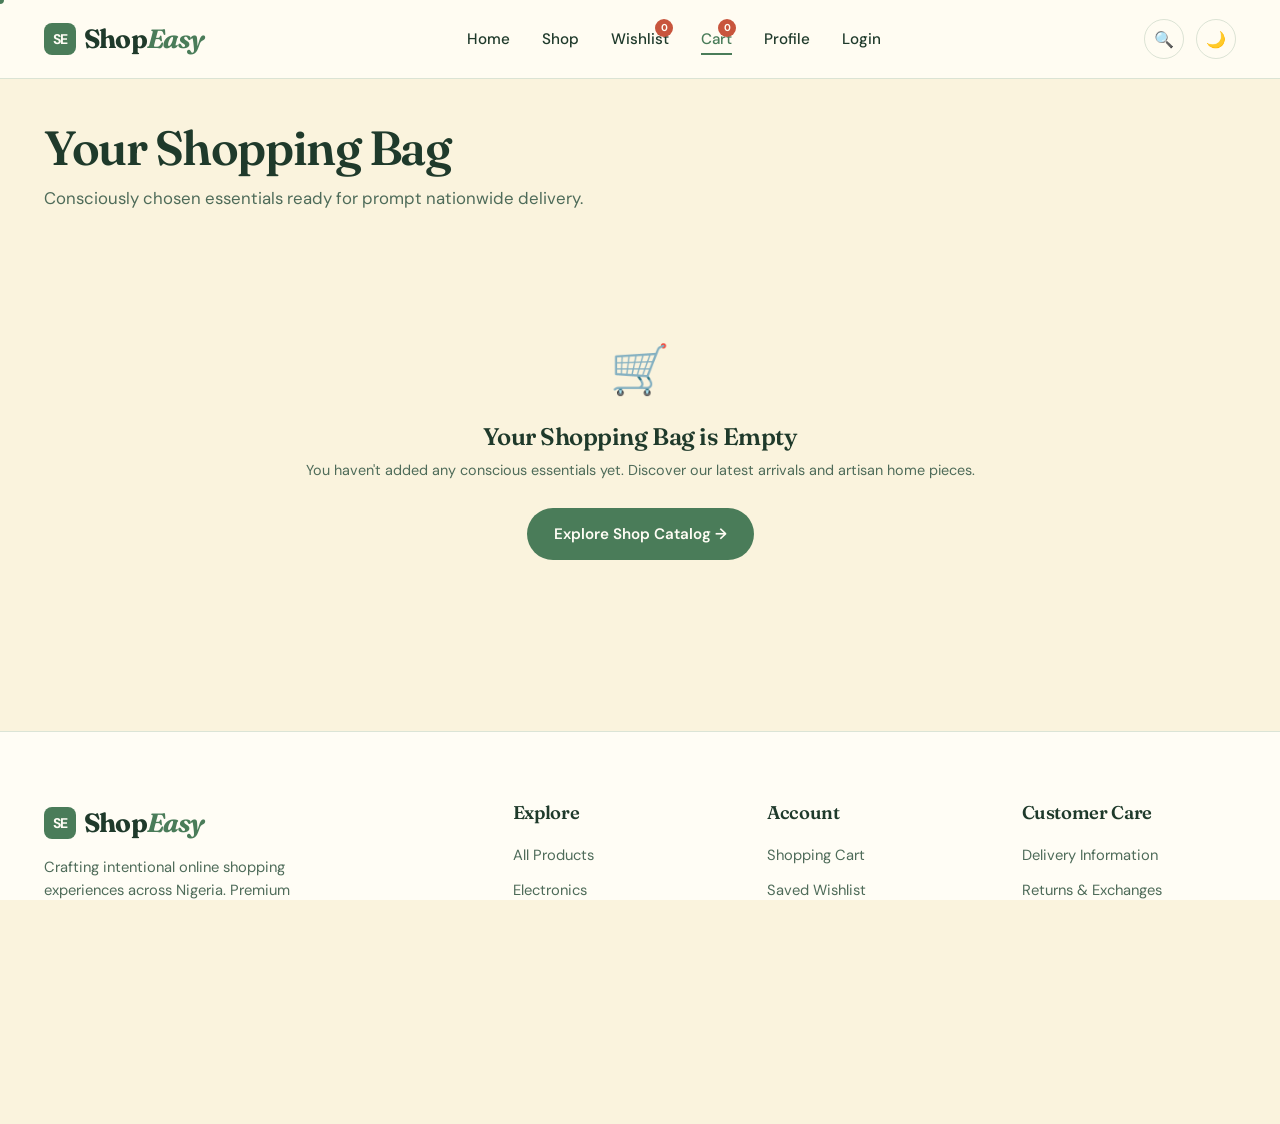
<file: cart.html>
<!DOCTYPE html>
<html lang="en">
<head>
  <meta charset="UTF-8">
  <meta name="viewport" content="width=device-width, initial-scale=1.0">
  <title>ShopEasy — Shopping Cart</title>
  <link rel="icon" type="image/svg+xml" href="favicon.svg">
  <meta name="description" content="Review your selected items, modify quantities, and proceed to secure checkout with fast nationwide delivery.">
  <link rel="stylesheet" href="css/style.css">
</head>
<body>
  <a href="#main-content" class="skip-link">Skip to main content</a>

  <!-- Shared Minimalist Navbar -->
  <header class="navbar" id="main-nav">
    <div class="container nav-container">
      <a href="index.html" class="logo" aria-label="ShopEasy Home">
        <span class="logo-mark">SE</span>
        <span>Shop<em>Easy</em></span>
      </a>

      <nav class="nav-menu" aria-label="Main Navigation">
        <a href="index.html" class="nav-link">Home</a>
        <a href="shop.html" class="nav-link">Shop</a>
        <a href="wishlist.html" class="nav-link">Wishlist <span id="wishlist-count" class="nav-badge">0</span></a>
        <a href="cart.html" class="nav-link active">Cart <span id="cart-count" class="nav-badge">0</span></a>
        <a href="profile.html" class="nav-link">Profile</a>
        <a href="login.html" class="nav-link auth-nav-link" id="auth-link">Login</a>
      </nav>

      <div class="nav-actions">
        <button type="button" class="nav-icon-btn nav-search-btn" aria-label="Search store (Press /)" title="Search (Press /)">
          🔍
        </button>
        <button type="button" class="nav-icon-btn theme-toggle-btn" aria-label="Toggle color theme" title="Toggle theme">
          🌙
        </button>
        <button type="button" class="hamburger" aria-label="Toggle menu" aria-expanded="false">
          <span></span>
          <span></span>
          <span></span>
        </button>
      </div>
    </div>
  </header>

  <main class="container" id="main-content" style="padding-top: 40px; padding-bottom: 80px;">
    <div style="margin-bottom: 30px;">
      <h1 class="section-title">Your Shopping Bag</h1>
      <p class="section-subtitle">Consciously chosen essentials ready for prompt nationwide delivery.</p>
    </div>

    <!-- Main Cart Container -->
    <div id="cart-box">
      <!-- Populated dynamically by js/cart-page.js -->
    </div>
  </main>

  <!-- Footer -->
  <footer class="footer">
    <div class="container">
      <div class="footer-grid">
        <div class="footer-col">
          <a href="index.html" class="logo">
            <span class="logo-mark">SE</span>
            <span>Shop<em>Easy</em></span>
          </a>
          <p>Crafting intentional online shopping experiences across Nigeria. Premium electronics, tailored fashion, and serene home spaces.</p>
        </div>
        <div class="footer-col">
          <h4>Explore</h4>
          <ul>
            <li><a href="shop.html">All Products</a></li>
            <li><a href="shop.html?cat=Electronics">Electronics</a></li>
            <li><a href="shop.html?cat=Fashion">Fashion &amp; Apparel</a></li>
            <li><a href="shop.html?cat=Home">Home &amp; Living</a></li>
          </ul>
        </div>
        <div class="footer-col">
          <h4>Account</h4>
          <ul>
            <li><a href="cart.html">Shopping Cart</a></li>
            <li><a href="wishlist.html">Saved Wishlist</a></li>
            <li><a href="profile.html">Order History</a></li>
            <li><a href="login.html">Login / Register</a></li>
          </ul>
        </div>
        <div class="footer-col">
          <h4>Customer Care</h4>
          <ul>
            <li><a href="shop.html">Delivery Information</a></li>
            <li><a href="shop.html">Returns &amp; Exchanges</a></li>
            <li><a href="checkout.html">Paystack Payment Info</a></li>
            <li><a href="mailto:support@shopeasy.ng">support@shopeasy.ng</a></li>
          </ul>
        </div>
      </div>

      <div class="footer-bottom">
        <p>&copy; 2026 ShopEasy Inc. All rights reserved. Plain HTML5, CSS3 &amp; Vanilla JavaScript.</p>
        <p>Built for mindful, effortless shopping.</p>
      </div>
    </div>
  </footer>

  <!-- SCRIPT ORDER (Strictly: data.js, storage.js, auth.js, cart.js, wishlist.js, ui.js, then cart-page.js) -->
  <script src="js/data.js"></script>
  <script src="js/storage.js"></script>
  <script src="js/auth.js"></script>
  <script src="js/cart.js"></script>
  <script src="js/wishlist.js"></script>
  <script src="js/ui.js"></script>
  <script src="js/cart-page.js"></script>
</body>
</html>
</file>
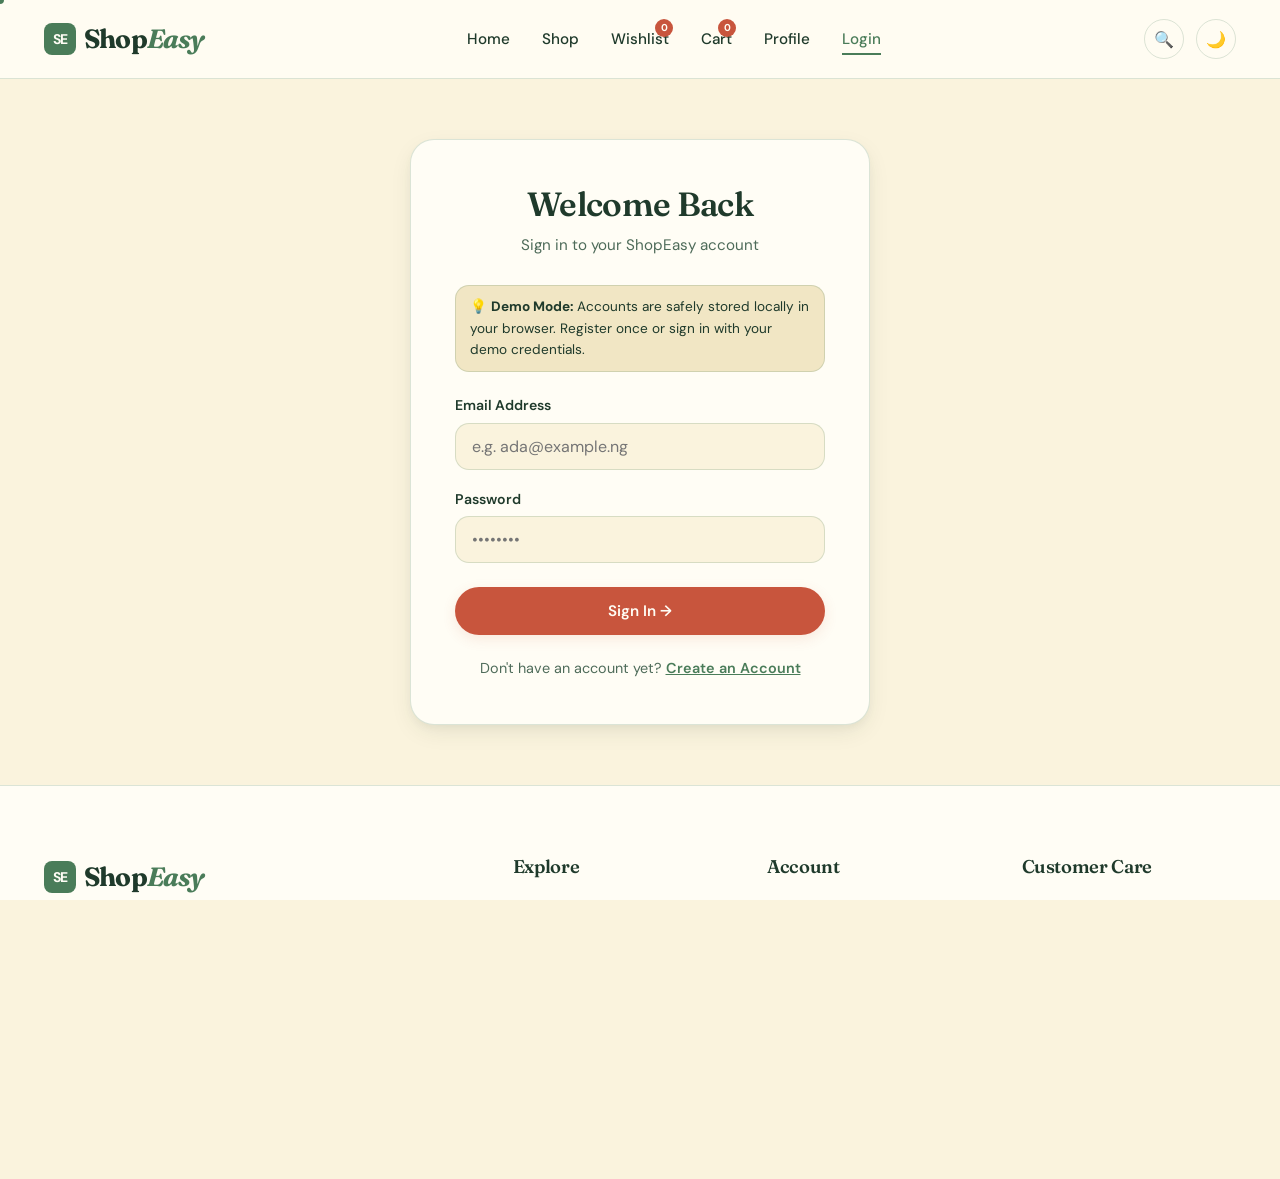
<file: checkout.html>
<!DOCTYPE html>
<html lang="en">
<head>
  <meta charset="UTF-8">
  <meta name="viewport" content="width=device-width, initial-scale=1.0">
  <title>ShopEasy — Secure Checkout</title>
  <link rel="icon" type="image/svg+xml" href="favicon.svg">
  <meta name="description" content="Complete your purchase with secure Paystack payments or Cash on Delivery. Tracked nationwide shipping.">
  <link rel="stylesheet" href="css/style.css">
</head>
<body>
  <a href="#main-content" class="skip-link">Skip to main content</a>

  <!-- Shared Minimalist Navbar -->
  <header class="navbar" id="main-nav">
    <div class="container nav-container">
      <a href="index.html" class="logo" aria-label="ShopEasy Home">
        <span class="logo-mark">SE</span>
        <span>Shop<em>Easy</em></span>
      </a>

      <nav class="nav-menu" aria-label="Main Navigation">
        <a href="index.html" class="nav-link">Home</a>
        <a href="shop.html" class="nav-link">Shop</a>
        <a href="wishlist.html" class="nav-link">Wishlist <span id="wishlist-count" class="nav-badge">0</span></a>
        <a href="cart.html" class="nav-link nav-cart-trigger">Cart <span id="cart-count" class="nav-badge">0</span></a>
        <a href="profile.html" class="nav-link">Profile</a>
        <a href="login.html" class="nav-link auth-nav-link" id="auth-link">Login</a>
      </nav>

      <div class="nav-actions">
        <button type="button" class="nav-icon-btn nav-search-btn" aria-label="Search store (Press /)" title="Search (Press /)">
          🔍
        </button>
        <button type="button" class="nav-icon-btn theme-toggle-btn" aria-label="Toggle color theme" title="Toggle theme">
          🌙
        </button>
        <button type="button" class="hamburger" aria-label="Toggle menu" aria-expanded="false">
          <span></span>
          <span></span>
          <span></span>
        </button>
      </div>
    </div>
  </header>

  <main class="container" id="main-content" style="padding-top: 40px; padding-bottom: 80px;">
    <div style="margin-bottom: 30px;">
      <h1 class="section-title">Secure Checkout</h1>
      <p class="section-subtitle">Enter your shipping details and select your preferred payment method.</p>
    </div>

    <div class="checkout-grid">
      <!-- Checkout Form Column -->
      <div class="checkout-panel">
        <h2 style="font-size: 1.4rem; margin-bottom: 22px;">1. Delivery Address</h2>
        <form id="checkout-form">
          <div class="form-group">
            <label for="name" class="form-label">Full Recipient Name</label>
            <input type="text" id="name" class="form-input" placeholder="e.g. Tunde Balogun" required>
          </div>

          <div class="form-group">
            <label for="email" class="form-label">Email Address (for order receipts &amp; Paystack)</label>
            <input type="email" id="email" class="form-input" placeholder="e.g. tunde@example.ng" required>
          </div>

          <div class="form-group">
            <label for="phone" class="form-label">Phone Number (for courier contact)</label>
            <input type="tel" id="phone" class="form-input" placeholder="e.g. 08012345678" required>
          </div>

          <div class="form-group">
            <label for="address" class="form-label">Delivery Street Address &amp; State</label>
            <textarea id="address" class="form-input" rows="3" placeholder="e.g. 15 Admiralty Way, Lekki Phase 1, Lagos" required style="resize: vertical;"></textarea>
          </div>

          <h2 style="font-size: 1.4rem; margin-top: 36px; margin-bottom: 16px;">2. Payment Method</h2>
          
          <div class="payment-options-grid">
            <label class="payment-radio-box" id="label-paystack">
              <div style="display: flex; align-items: center; gap: 8px;">
                <input type="radio" name="pay" value="paystack" id="pay-paystack" checked>
                <strong>Pay Online with Paystack</strong>
              </div>
              <span style="font-size: 0.82rem; color: var(--text-muted); margin-left: 24px;">Debit card, Apple Pay, Bank Transfer, USSD</span>
            </label>

            <label class="payment-radio-box" id="label-cod">
              <div style="display: flex; align-items: center; gap: 8px;">
                <input type="radio" name="pay" value="cod" id="pay-cod">
                <strong>Pay on Delivery</strong>
              </div>
              <span style="font-size: 0.82rem; color: var(--text-muted); margin-left: 24px;">Cash or POS transfer upon doorstep handover</span>
            </label>
          </div>

          <div id="pay-msg" style="display: none; padding: 12px 16px; border-radius: var(--radius-md); font-size: 0.9rem; margin: 18px 0;"></div>

          <div style="margin-top: 28px;">
            <button type="submit" class="btn btn-primary btn-full" id="place-btn" style="font-size: 1.05rem; padding: 16px;">
              Place Order &rarr;
            </button>
          </div>
        </form>
      </div>

      <!-- Order Summary Column -->
      <div class="checkout-panel" style="height: fit-content;">
        <h2 style="font-size: 1.4rem; margin-bottom: 20px;">Order Summary</h2>
        <div id="summary">
          <!-- Dynamic summary lines rendered by js/checkout.js -->
        </div>

        <div style="margin-top: 24px; border-top: 1px solid var(--border); padding-top: 16px; font-size: 0.82rem; color: var(--text-muted); line-height: 1.6;">
          <p>🛡️ PCI-DSS Level 1 certified payment processing.</p>
          <p>📦 Tracked delivery with instant confirmation email.</p>
        </div>
      </div>
    </div>
  </main>

  <!-- Footer -->
  <footer class="footer">
    <div class="container">
      <div class="footer-grid">
        <div class="footer-col">
          <a href="index.html" class="logo">
            <span class="logo-mark">SE</span>
            <span>Shop<em>Easy</em></span>
          </a>
          <p>Crafting intentional online shopping experiences across Nigeria. Premium electronics, tailored fashion, and serene home spaces.</p>
        </div>
        <div class="footer-col">
          <h4>Explore</h4>
          <ul>
            <li><a href="shop.html">All Products</a></li>
            <li><a href="shop.html?cat=Electronics">Electronics</a></li>
            <li><a href="shop.html?cat=Fashion">Fashion &amp; Apparel</a></li>
            <li><a href="shop.html?cat=Home">Home &amp; Living</a></li>
          </ul>
        </div>
        <div class="footer-col">
          <h4>Account</h4>
          <ul>
            <li><a href="cart.html">Shopping Cart</a></li>
            <li><a href="wishlist.html">Saved Wishlist</a></li>
            <li><a href="profile.html">Order History</a></li>
            <li><a href="login.html">Login / Register</a></li>
          </ul>
        </div>
        <div class="footer-col">
          <h4>Customer Care</h4>
          <ul>
            <li><a href="shop.html">Delivery Information</a></li>
            <li><a href="shop.html">Returns &amp; Exchanges</a></li>
            <li><a href="checkout.html">Paystack Payment Info</a></li>
            <li><a href="mailto:support@shopeasy.ng">support@shopeasy.ng</a></li>
          </ul>
        </div>
      </div>

      <div class="footer-bottom">
        <p>&copy; 2026 ShopEasy Inc. All rights reserved. Plain HTML5, CSS3 &amp; Vanilla JavaScript.</p>
        <p>Built for mindful, effortless shopping.</p>
      </div>
    </div>
  </footer>

  <!-- PAYSTACK INLINE SCRIPT (Loaded ONLY on checkout.html) -->
  <script src="https://js.paystack.co/v1/inline.js"></script>

  <!-- SCRIPT ORDER (Strictly: data.js, storage.js, auth.js, cart.js, wishlist.js, ui.js, then checkout.js) -->
  <script src="js/data.js"></script>
  <script src="js/storage.js"></script>
  <script src="js/auth.js"></script>
  <script src="js/cart.js"></script>
  <script src="js/wishlist.js"></script>
  <script src="js/ui.js"></script>
  <script src="js/checkout.js"></script>
</body>
</html>
</file>
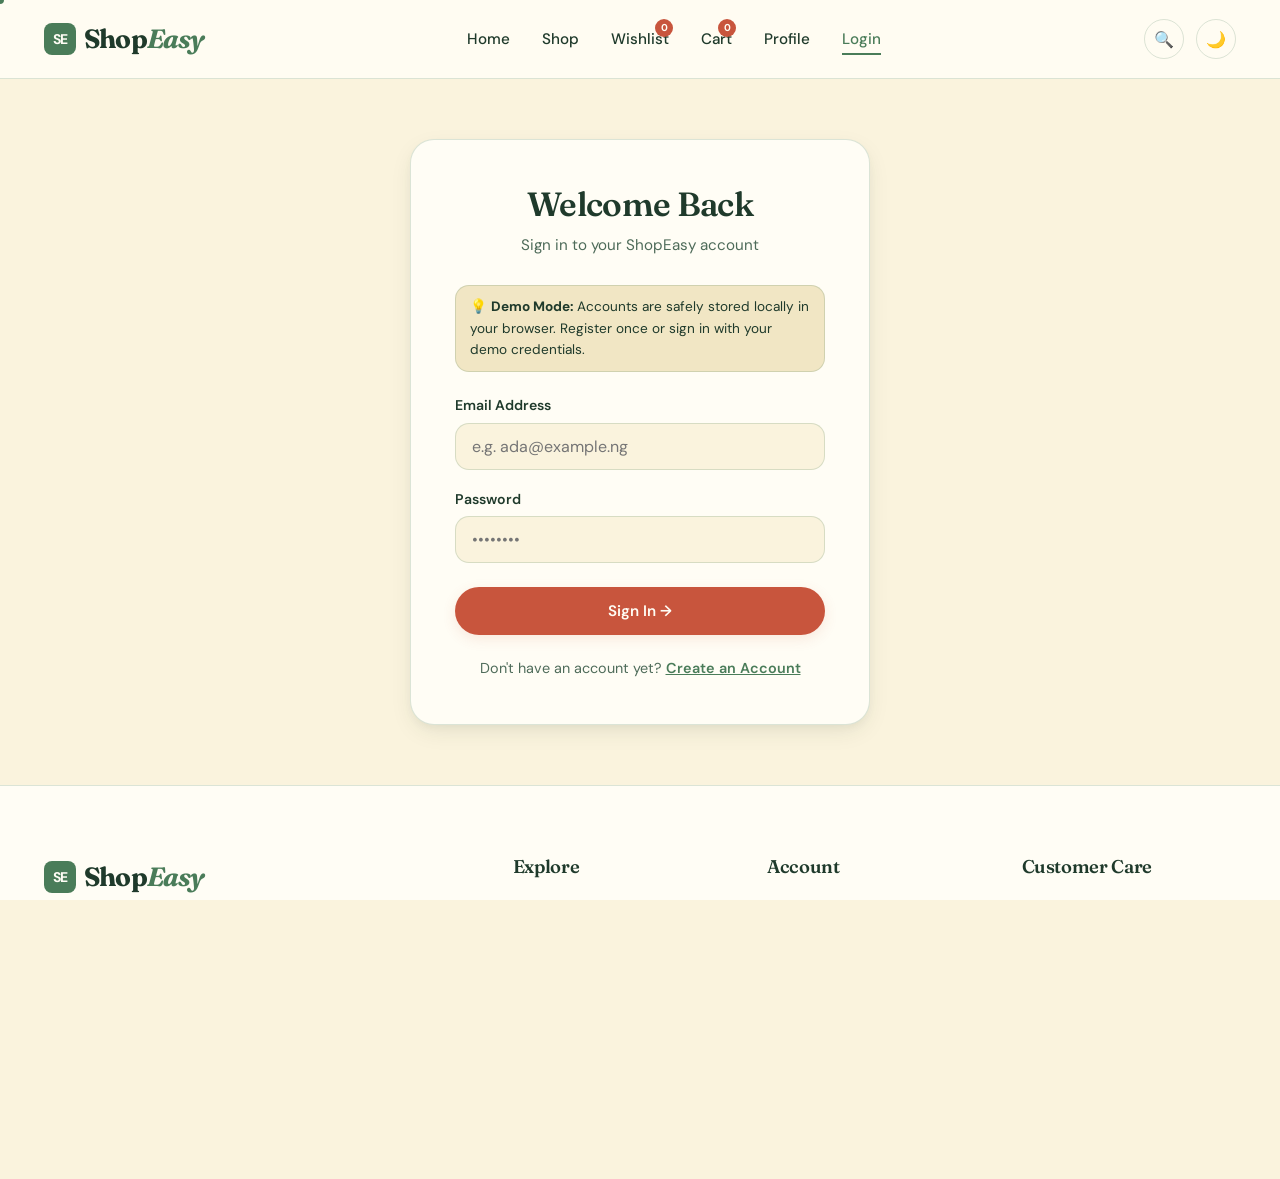
<file: login.html>
<!DOCTYPE html>
<html lang="en">
<head>
  <meta charset="UTF-8">
  <meta name="viewport" content="width=device-width, initial-scale=1.0">
  <title>ShopEasy — Customer Sign In</title>
  <link rel="icon" type="image/svg+xml" href="favicon.svg">
  <meta name="description" content="Sign in to your ShopEasy account to view your past orders, manage addresses, and access member perks.">
  <link rel="stylesheet" href="css/style.css">
</head>
<body>
  <a href="#main-content" class="skip-link">Skip to main content</a>

  <!-- Shared Minimalist Navbar -->
  <header class="navbar" id="main-nav">
    <div class="container nav-container">
      <a href="index.html" class="logo" aria-label="ShopEasy Home">
        <span class="logo-mark">SE</span>
        <span>Shop<em>Easy</em></span>
      </a>

      <nav class="nav-menu" aria-label="Main Navigation">
        <a href="index.html" class="nav-link">Home</a>
        <a href="shop.html" class="nav-link">Shop</a>
        <a href="wishlist.html" class="nav-link">Wishlist <span id="wishlist-count" class="nav-badge">0</span></a>
        <a href="cart.html" class="nav-link nav-cart-trigger">Cart <span id="cart-count" class="nav-badge">0</span></a>
        <a href="profile.html" class="nav-link">Profile</a>
        <a href="login.html" class="nav-link auth-nav-link active" id="auth-link">Login</a>
      </nav>

      <div class="nav-actions">
        <button type="button" class="nav-icon-btn nav-search-btn" aria-label="Search store (Press /)" title="Search (Press /)">
          🔍
        </button>
        <button type="button" class="nav-icon-btn theme-toggle-btn" aria-label="Toggle color theme" title="Toggle theme">
          🌙
        </button>
        <button type="button" class="hamburger" aria-label="Toggle menu" aria-expanded="false">
          <span></span>
          <span></span>
          <span></span>
        </button>
      </div>
    </div>
  </header>

  <main class="auth-page-section" id="main-content">
    <div class="auth-card">
      <div class="auth-header">
        <h1>Welcome Back</h1>
        <p>Sign in to your ShopEasy account</p>
      </div>

      <!-- Demo Note -->
      <div class="demo-auth-banner">
        <span>💡 <strong>Demo Mode:</strong> Accounts are safely stored locally in your browser. Register once or sign in with your demo credentials.</span>
      </div>

      <div id="login-error-msg" style="display: none; padding: 10px 14px; border-radius: var(--radius-sm); background: var(--terracotta-tint); color: var(--terracotta); font-size: 0.88rem; font-weight: 600; margin-bottom: 18px;"></div>

      <form id="login-form">
        <div class="form-group">
          <label for="login-email" class="form-label">Email Address</label>
          <input type="email" id="login-email" class="form-input" placeholder="e.g. ada@example.ng" required autocomplete="email">
        </div>

        <div class="form-group">
          <label for="login-password" class="form-label">Password</label>
          <input type="password" id="login-password" class="form-input" placeholder="••••••••" required autocomplete="current-password">
        </div>

        <div style="margin-top: 24px;">
          <button type="submit" class="btn btn-primary btn-full" id="login-submit-btn">Sign In &rarr;</button>
        </div>
      </form>

      <div class="form-footer-link">
        Don't have an account yet? <a href="register.html">Create an Account</a>
      </div>
    </div>
  </main>

  <!-- Footer -->
  <footer class="footer">
    <div class="container">
      <div class="footer-grid">
        <div class="footer-col">
          <a href="index.html" class="logo">
            <span class="logo-mark">SE</span>
            <span>Shop<em>Easy</em></span>
          </a>
          <p>Crafting intentional online shopping experiences across Nigeria. Premium electronics, tailored fashion, and serene home spaces.</p>
        </div>
        <div class="footer-col">
          <h4>Explore</h4>
          <ul>
            <li><a href="shop.html">All Products</a></li>
            <li><a href="shop.html?cat=Electronics">Electronics</a></li>
            <li><a href="shop.html?cat=Fashion">Fashion &amp; Apparel</a></li>
            <li><a href="shop.html?cat=Home">Home &amp; Living</a></li>
          </ul>
        </div>
        <div class="footer-col">
          <h4>Account</h4>
          <ul>
            <li><a href="cart.html">Shopping Cart</a></li>
            <li><a href="wishlist.html">Saved Wishlist</a></li>
            <li><a href="profile.html">Order History</a></li>
            <li><a href="login.html">Login / Register</a></li>
          </ul>
        </div>
        <div class="footer-col">
          <h4>Customer Care</h4>
          <ul>
            <li><a href="shop.html">Delivery Information</a></li>
            <li><a href="shop.html">Returns &amp; Exchanges</a></li>
            <li><a href="checkout.html">Paystack Payment Info</a></li>
            <li><a href="mailto:support@shopeasy.ng">support@shopeasy.ng</a></li>
          </ul>
        </div>
      </div>

      <div class="footer-bottom">
        <p>&copy; 2026 ShopEasy Inc. All rights reserved. Plain HTML5, CSS3 &amp; Vanilla JavaScript.</p>
        <p>Built for mindful, effortless shopping.</p>
      </div>
    </div>
  </footer>

  <!-- SCRIPT ORDER (Strictly: data.js, storage.js, auth.js, cart.js, wishlist.js, ui.js) -->
  <script src="js/data.js"></script>
  <script src="js/storage.js"></script>
  <script src="js/auth.js"></script>
  <script src="js/cart.js"></script>
  <script src="js/wishlist.js"></script>
  <script src="js/ui.js"></script>
  <script>
    document.addEventListener("DOMContentLoaded", () => {
      // Guard: Redirect away if already logged in
      if (typeof Auth !== "undefined") {
        Auth.redirectIfLoggedIn("profile.html");
      }

      const form = document.getElementById("login-form");
      const errBox = document.getElementById("login-error-msg");

      if (form) {
        form.addEventListener("submit", (e) => {
          e.preventDefault();
          if (errBox) errBox.style.display = "none";

          const email = document.getElementById("login-email").value;
          const pass = document.getElementById("login-password").value;

          const res = Auth.login(email, pass);
          if (res.ok) {
            UI.toast(`Welcome back, ${res.user.name.split(" ")[0]}! 👋`, "success");
            // Check if there is a redirect query param
            const urlParams = new URLSearchParams(window.location.search);
            const redirectUrl = urlParams.get("redirect") || "profile.html";
            setTimeout(() => {
              window.location.href = redirectUrl;
            }, 300);
          } else {
            if (errBox) {
              errBox.textContent = res.msg;
              errBox.style.display = "block";
            }
            UI.toast(res.msg, "error");
          }
        });
      }
    });
  </script>
</body>
</html>
</file>
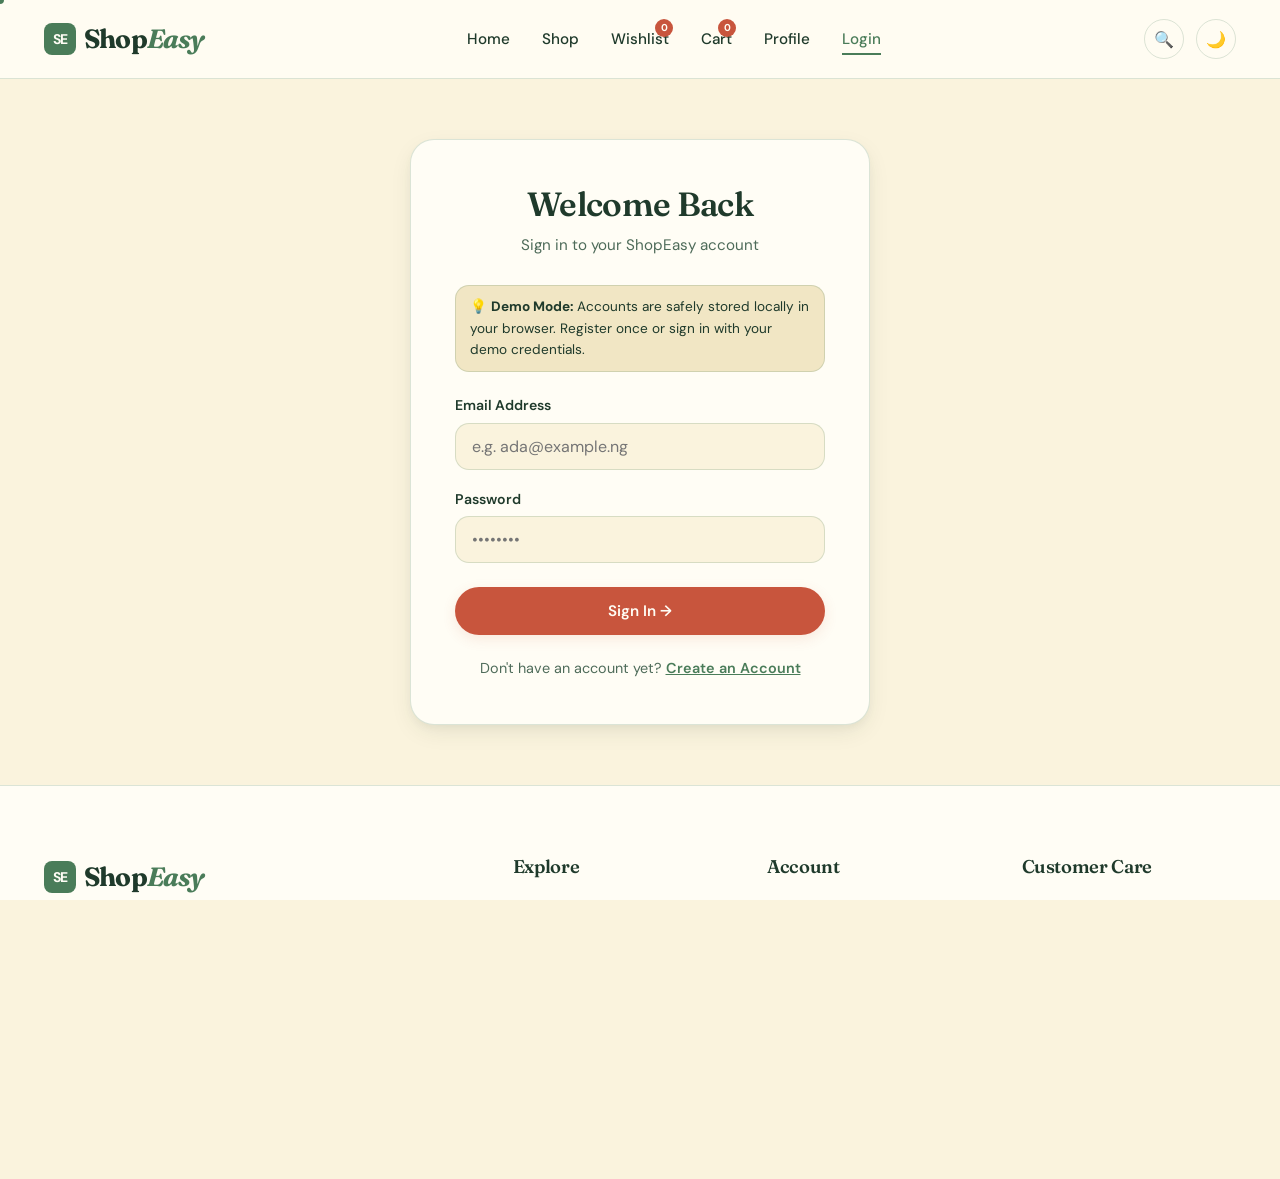
<file: profile.html>
<!DOCTYPE html>
<html lang="en">
<head>
  <meta charset="UTF-8">
  <meta name="viewport" content="width=device-width, initial-scale=1.0">
  <title>ShopEasy — Customer Profile &amp; Orders</title>
  <link rel="icon" type="image/svg+xml" href="favicon.svg">
  <meta name="description" content="View your order history, manage account credentials, track delivery dispatches, and sign out securely.">
  <link rel="stylesheet" href="css/style.css">
</head>
<body>
  <a href="#main-content" class="skip-link">Skip to main content</a>

  <!-- Confetti Canvas for Order Celebrations -->
  <canvas id="confetti-canvas"></canvas>

  <!-- Shared Minimalist Navbar -->
  <header class="navbar" id="main-nav">
    <div class="container nav-container">
      <a href="index.html" class="logo" aria-label="ShopEasy Home">
        <span class="logo-mark">SE</span>
        <span>Shop<em>Easy</em></span>
      </a>

      <nav class="nav-menu" aria-label="Main Navigation">
        <a href="index.html" class="nav-link">Home</a>
        <a href="shop.html" class="nav-link">Shop</a>
        <a href="wishlist.html" class="nav-link">Wishlist <span id="wishlist-count" class="nav-badge">0</span></a>
        <a href="cart.html" class="nav-link nav-cart-trigger">Cart <span id="cart-count" class="nav-badge">0</span></a>
        <a href="profile.html" class="nav-link active">Profile</a>
        <a href="login.html" class="nav-link auth-nav-link" id="auth-link">Login</a>
      </nav>

      <div class="nav-actions">
        <button type="button" class="nav-icon-btn nav-search-btn" aria-label="Search store (Press /)" title="Search (Press /)">
          🔍
        </button>
        <button type="button" class="nav-icon-btn theme-toggle-btn" aria-label="Toggle color theme" title="Toggle theme">
          🌙
        </button>
        <button type="button" class="hamburger" aria-label="Toggle menu" aria-expanded="false">
          <span></span>
          <span></span>
          <span></span>
        </button>
      </div>
    </div>
  </header>

  <main class="container" id="main-content" style="padding-top: 40px; padding-bottom: 80px;">
    <!-- Order Celebration Success Banner -->
    <div id="success-banner" style="display: none; background: var(--sand); border: 2px solid var(--primary); border-radius: var(--radius-lg); padding: 28px; margin-bottom: 36px; align-items: center; justify-content: space-between; flex-wrap: wrap; gap: 16px;">
      <div style="display: flex; align-items: center; gap: 18px;">
        <span style="font-size: 38px;">🎉</span>
        <div>
          <h2 style="font-size: 1.6rem; color: var(--text); margin-bottom: 4px;">Thank You for Your Order!</h2>
          <p style="margin: 0; color: var(--text-muted); font-size: 0.95rem;">
            Your order has been recorded successfully. A receipt has been dispatched to your email.
          </p>
        </div>
      </div>
      <a href="shop.html" class="btn btn-sage">Continue Shopping &rarr;</a>
    </div>

    <!-- Profile Header Card -->
    <div class="checkout-panel" style="margin-bottom: 36px; padding: 32px; display: flex; align-items: center; justify-content: space-between; flex-wrap: wrap; gap: 20px;">
      <div style="display: flex; align-items: center; gap: 20px;">
        <div id="user-avatar" style="width: 64px; height: 64px; border-radius: 50%; background: var(--primary); color: #fffdf5; font-family: var(--font-display); font-size: 1.6rem; font-weight: 700; display: flex; align-items: center; justify-content: center;">
          U
        </div>
        <div>
          <h1 id="user-name" style="font-size: 1.8rem; margin-bottom: 4px;">Customer Profile</h1>
          <p id="user-email" style="margin: 0; color: var(--text-muted); font-size: 0.95rem;">customer@example.ng</p>
        </div>
      </div>

      <div style="display: flex; gap: 12px;">
        <button type="button" class="btn btn-outline" id="logout-btn">Log Out 🚪</button>
      </div>
    </div>

    <!-- Orders Section -->
    <div>
      <h2 style="font-size: 1.6rem; margin-bottom: 20px;">Your Order History</h2>
      <div id="orders-box">
        <!-- Rendered dynamically by js/profile.js -->
      </div>
    </div>
  </main>

  <!-- Footer -->
  <footer class="footer">
    <div class="container">
      <div class="footer-grid">
        <div class="footer-col">
          <a href="index.html" class="logo">
            <span class="logo-mark">SE</span>
            <span>Shop<em>Easy</em></span>
          </a>
          <p>Crafting intentional online shopping experiences across Nigeria. Premium electronics, tailored fashion, and serene home spaces.</p>
        </div>
        <div class="footer-col">
          <h4>Explore</h4>
          <ul>
            <li><a href="shop.html">All Products</a></li>
            <li><a href="shop.html?cat=Electronics">Electronics</a></li>
            <li><a href="shop.html?cat=Fashion">Fashion &amp; Apparel</a></li>
            <li><a href="shop.html?cat=Home">Home &amp; Living</a></li>
          </ul>
        </div>
        <div class="footer-col">
          <h4>Account</h4>
          <ul>
            <li><a href="cart.html">Shopping Cart</a></li>
            <li><a href="wishlist.html">Saved Wishlist</a></li>
            <li><a href="profile.html">Order History</a></li>
            <li><a href="login.html">Login / Register</a></li>
          </ul>
        </div>
        <div class="footer-col">
          <h4>Customer Care</h4>
          <ul>
            <li><a href="shop.html">Delivery Information</a></li>
            <li><a href="shop.html">Returns &amp; Exchanges</a></li>
            <li><a href="checkout.html">Paystack Payment Info</a></li>
            <li><a href="mailto:support@shopeasy.ng">support@shopeasy.ng</a></li>
          </ul>
        </div>
      </div>

      <div class="footer-bottom">
        <p>&copy; 2026 ShopEasy Inc. All rights reserved. Plain HTML5, CSS3 &amp; Vanilla JavaScript.</p>
        <p>Built for mindful, effortless shopping.</p>
      </div>
    </div>
  </footer>

  <!-- SCRIPT ORDER (Strictly: data.js, storage.js, auth.js, cart.js, wishlist.js, ui.js, then profile.js) -->
  <script src="js/data.js"></script>
  <script src="js/storage.js"></script>
  <script src="js/auth.js"></script>
  <script src="js/cart.js"></script>
  <script src="js/wishlist.js"></script>
  <script src="js/ui.js"></script>
  <script src="js/profile.js"></script>
</body>
</html>
</file>
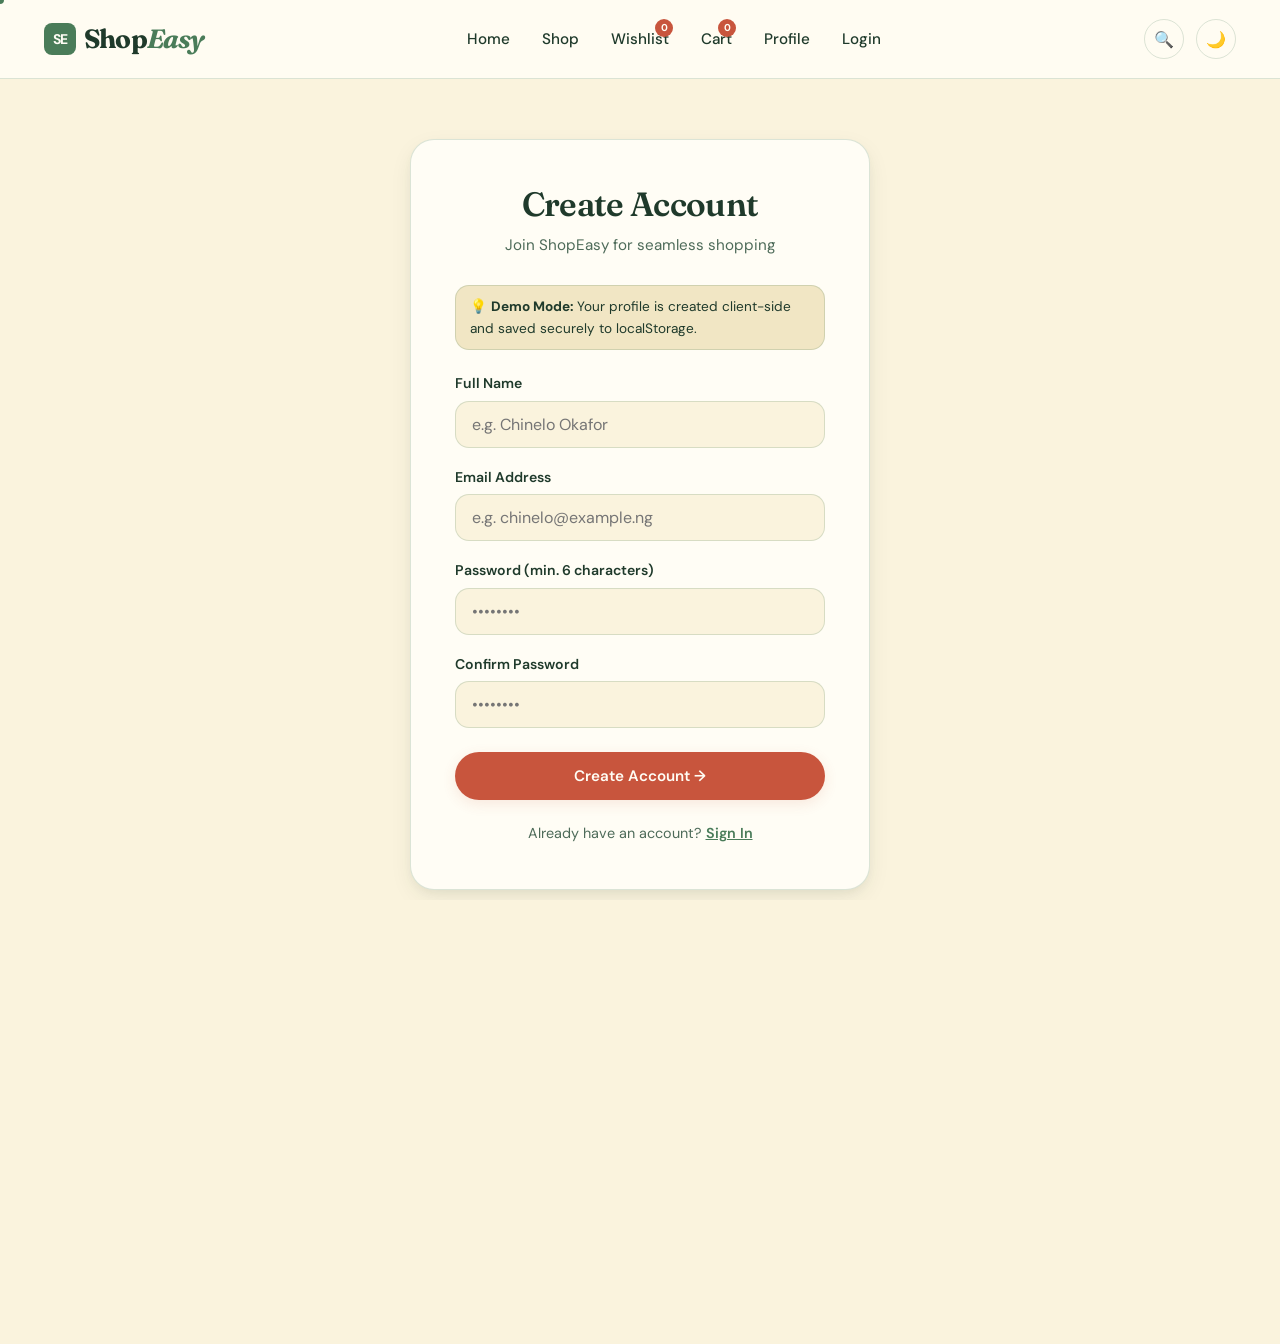
<file: register.html>
<!DOCTYPE html>
<html lang="en">
<head>
  <meta charset="UTF-8">
  <meta name="viewport" content="width=device-width, initial-scale=1.0">
  <title>ShopEasy — Create Account</title>
  <link rel="icon" type="image/svg+xml" href="favicon.svg">
  <meta name="description" content="Create a new ShopEasy demo account to save wishlists, manage deliveries, and speed through checkout.">
  <link rel="stylesheet" href="css/style.css">
</head>
<body>
  <a href="#main-content" class="skip-link">Skip to main content</a>

  <!-- Shared Minimalist Navbar -->
  <header class="navbar" id="main-nav">
    <div class="container nav-container">
      <a href="index.html" class="logo" aria-label="ShopEasy Home">
        <span class="logo-mark">SE</span>
        <span>Shop<em>Easy</em></span>
      </a>

      <nav class="nav-menu" aria-label="Main Navigation">
        <a href="index.html" class="nav-link">Home</a>
        <a href="shop.html" class="nav-link">Shop</a>
        <a href="wishlist.html" class="nav-link">Wishlist <span id="wishlist-count" class="nav-badge">0</span></a>
        <a href="cart.html" class="nav-link nav-cart-trigger">Cart <span id="cart-count" class="nav-badge">0</span></a>
        <a href="profile.html" class="nav-link">Profile</a>
        <a href="login.html" class="nav-link auth-nav-link" id="auth-link">Login</a>
      </nav>

      <div class="nav-actions">
        <button type="button" class="nav-icon-btn nav-search-btn" aria-label="Search store (Press /)" title="Search (Press /)">
          🔍
        </button>
        <button type="button" class="nav-icon-btn theme-toggle-btn" aria-label="Toggle color theme" title="Toggle theme">
          🌙
        </button>
        <button type="button" class="hamburger" aria-label="Toggle menu" aria-expanded="false">
          <span></span>
          <span></span>
          <span></span>
        </button>
      </div>
    </div>
  </header>

  <main class="auth-page-section" id="main-content">
    <div class="auth-card">
      <div class="auth-header">
        <h1>Create Account</h1>
        <p>Join ShopEasy for seamless shopping</p>
      </div>

      <!-- Demo Note -->
      <div class="demo-auth-banner">
        <span>💡 <strong>Demo Mode:</strong> Your profile is created client-side and saved securely to localStorage.</span>
      </div>

      <div id="reg-error-msg" style="display: none; padding: 10px 14px; border-radius: var(--radius-sm); background: var(--terracotta-tint); color: var(--terracotta); font-size: 0.88rem; font-weight: 600; margin-bottom: 18px;"></div>

      <form id="register-form">
        <div class="form-group">
          <label for="reg-name" class="form-label">Full Name</label>
          <input type="text" id="reg-name" class="form-input" placeholder="e.g. Chinelo Okafor" required autocomplete="name">
        </div>

        <div class="form-group">
          <label for="reg-email" class="form-label">Email Address</label>
          <input type="email" id="reg-email" class="form-input" placeholder="e.g. chinelo@example.ng" required autocomplete="email">
        </div>

        <div class="form-group">
          <label for="reg-password" class="form-label">Password (min. 6 characters)</label>
          <input type="password" id="reg-password" class="form-input" placeholder="••••••••" required minlength="6" autocomplete="new-password">
        </div>

        <div class="form-group">
          <label for="reg-confirm" class="form-label">Confirm Password</label>
          <input type="password" id="reg-confirm" class="form-input" placeholder="••••••••" required minlength="6" autocomplete="new-password">
        </div>

        <div style="margin-top: 24px;">
          <button type="submit" class="btn btn-primary btn-full" id="reg-submit-btn">Create Account &rarr;</button>
        </div>
      </form>

      <div class="form-footer-link">
        Already have an account? <a href="login.html">Sign In</a>
      </div>
    </div>
  </main>

  <!-- Footer -->
  <footer class="footer">
    <div class="container">
      <div class="footer-grid">
        <div class="footer-col">
          <a href="index.html" class="logo">
            <span class="logo-mark">SE</span>
            <span>Shop<em>Easy</em></span>
          </a>
          <p>Crafting intentional online shopping experiences across Nigeria. Premium electronics, tailored fashion, and serene home spaces.</p>
        </div>
        <div class="footer-col">
          <h4>Explore</h4>
          <ul>
            <li><a href="shop.html">All Products</a></li>
            <li><a href="shop.html?cat=Electronics">Electronics</a></li>
            <li><a href="shop.html?cat=Fashion">Fashion &amp; Apparel</a></li>
            <li><a href="shop.html?cat=Home">Home &amp; Living</a></li>
          </ul>
        </div>
        <div class="footer-col">
          <h4>Account</h4>
          <ul>
            <li><a href="cart.html">Shopping Cart</a></li>
            <li><a href="wishlist.html">Saved Wishlist</a></li>
            <li><a href="profile.html">Order History</a></li>
            <li><a href="login.html">Login / Register</a></li>
          </ul>
        </div>
        <div class="footer-col">
          <h4>Customer Care</h4>
          <ul>
            <li><a href="shop.html">Delivery Information</a></li>
            <li><a href="shop.html">Returns &amp; Exchanges</a></li>
            <li><a href="checkout.html">Paystack Payment Info</a></li>
            <li><a href="mailto:support@shopeasy.ng">support@shopeasy.ng</a></li>
          </ul>
        </div>
      </div>

      <div class="footer-bottom">
        <p>&copy; 2026 ShopEasy Inc. All rights reserved. Plain HTML5, CSS3 &amp; Vanilla JavaScript.</p>
        <p>Built for mindful, effortless shopping.</p>
      </div>
    </div>
  </footer>

  <!-- SCRIPT ORDER (Strictly: data.js, storage.js, auth.js, cart.js, wishlist.js, ui.js) -->
  <script src="js/data.js"></script>
  <script src="js/storage.js"></script>
  <script src="js/auth.js"></script>
  <script src="js/cart.js"></script>
  <script src="js/wishlist.js"></script>
  <script src="js/ui.js"></script>
  <script>
    document.addEventListener("DOMContentLoaded", () => {
      // Guard: Redirect away if already logged in
      if (typeof Auth !== "undefined") {
        Auth.redirectIfLoggedIn("profile.html");
      }

      const form = document.getElementById("register-form");
      const errBox = document.getElementById("reg-error-msg");

      if (form) {
        form.addEventListener("submit", (e) => {
          e.preventDefault();
          if (errBox) errBox.style.display = "none";

          const name = document.getElementById("reg-name").value;
          const email = document.getElementById("reg-email").value;
          const pass = document.getElementById("reg-password").value;
          const confirmPass = document.getElementById("reg-confirm").value;

          const res = Auth.register(name, email, pass, confirmPass);
          if (res.ok) {
            UI.toast(`Account created! Welcome, ${res.user.name.split(" ")[0]}! 🎉`, "success");
            setTimeout(() => {
              window.location.href = "profile.html";
            }, 350);
          } else {
            if (errBox) {
              errBox.textContent = res.msg;
              errBox.style.display = "block";
            }
            UI.toast(res.msg, "error");
          }
        });
      }
    });
  </script>
</body>
</html>
</file>
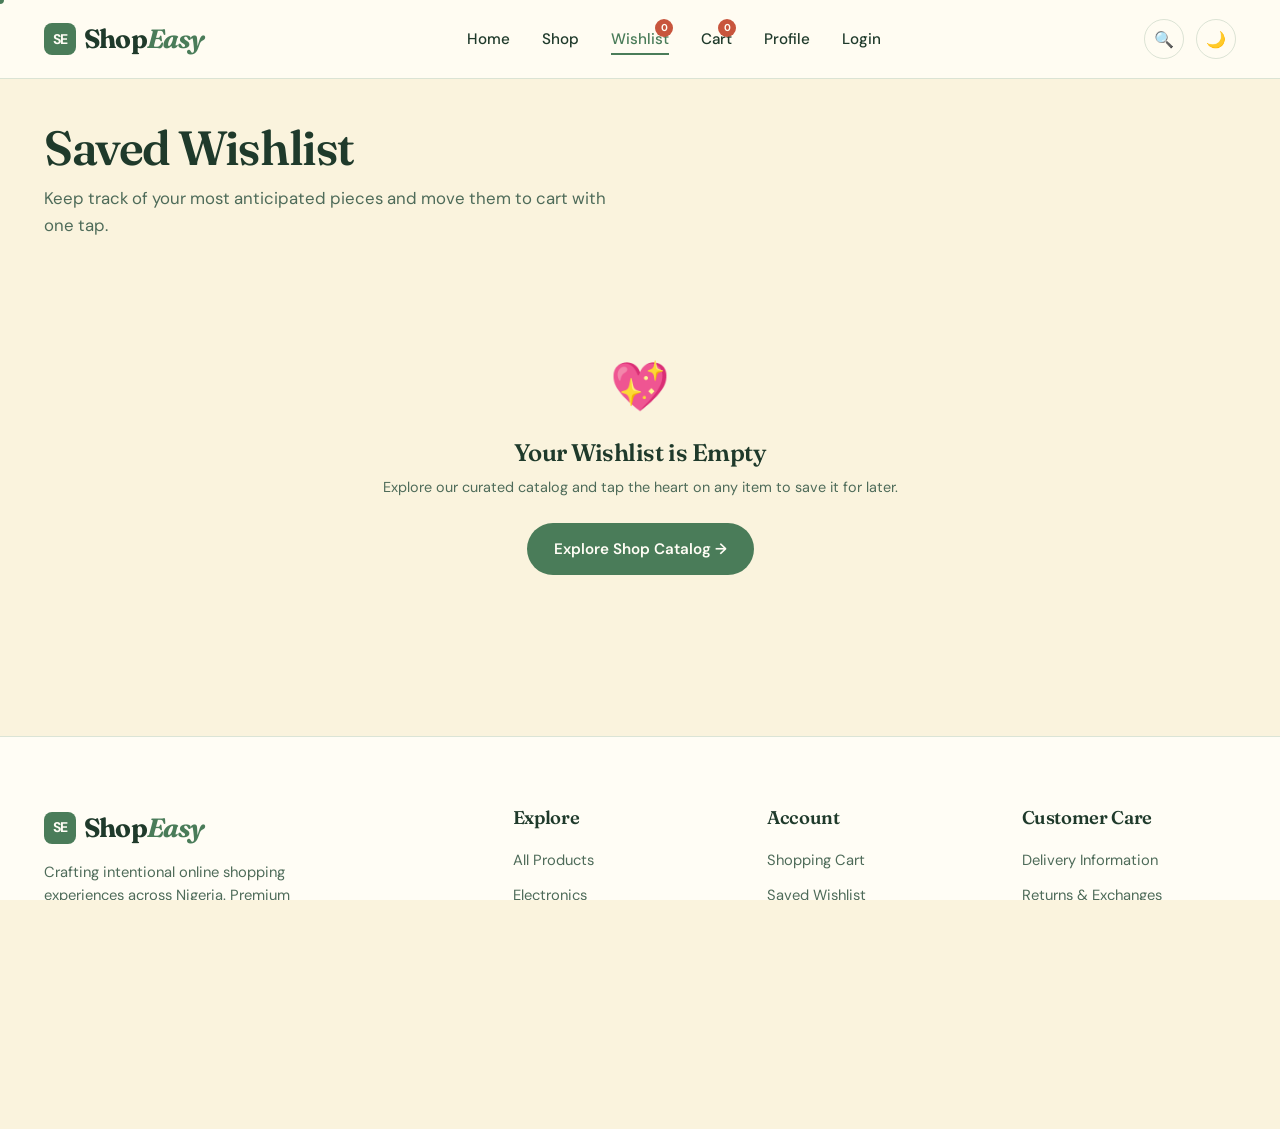
<file: wishlist.html>
<!DOCTYPE html>
<html lang="en">
<head>
  <meta charset="UTF-8">
  <meta name="viewport" content="width=device-width, initial-scale=1.0">
  <title>ShopEasy — Saved Wishlist</title>
  <link rel="icon" type="image/svg+xml" href="favicon.svg">
  <meta name="description" content="View and manage your saved items, move your favorites directly into your shopping cart, and track stock.">
  <link rel="stylesheet" href="css/style.css">
</head>
<body>
  <a href="#main-content" class="skip-link">Skip to main content</a>

  <!-- Shared Minimalist Navbar -->
  <header class="navbar" id="main-nav">
    <div class="container nav-container">
      <a href="index.html" class="logo" aria-label="ShopEasy Home">
        <span class="logo-mark">SE</span>
        <span>Shop<em>Easy</em></span>
      </a>

      <nav class="nav-menu" aria-label="Main Navigation">
        <a href="index.html" class="nav-link">Home</a>
        <a href="shop.html" class="nav-link">Shop</a>
        <a href="wishlist.html" class="nav-link active">Wishlist <span id="wishlist-count" class="nav-badge">0</span></a>
        <a href="cart.html" class="nav-link nav-cart-trigger">Cart <span id="cart-count" class="nav-badge">0</span></a>
        <a href="profile.html" class="nav-link">Profile</a>
        <a href="login.html" class="nav-link auth-nav-link" id="auth-link">Login</a>
      </nav>

      <div class="nav-actions">
        <button type="button" class="nav-icon-btn nav-search-btn" aria-label="Search store (Press /)" title="Search (Press /)">
          🔍
        </button>
        <button type="button" class="nav-icon-btn theme-toggle-btn" aria-label="Toggle color theme" title="Toggle theme">
          🌙
        </button>
        <button type="button" class="hamburger" aria-label="Toggle menu" aria-expanded="false">
          <span></span>
          <span></span>
          <span></span>
        </button>
      </div>
    </div>
  </header>

  <main class="container" id="main-content" style="padding-top: 40px; padding-bottom: 80px;">
    <div style="margin-bottom: 30px;">
      <h1 class="section-title">Saved Wishlist</h1>
      <p class="section-subtitle">Keep track of your most anticipated pieces and move them to cart with one tap.</p>
    </div>

    <!-- Wishlist Container -->
    <div id="wishlist-box">
      <!-- Populated dynamically by js/wishlist.js -->
    </div>
  </main>

  <!-- Footer -->
  <footer class="footer">
    <div class="container">
      <div class="footer-grid">
        <div class="footer-col">
          <a href="index.html" class="logo">
            <span class="logo-mark">SE</span>
            <span>Shop<em>Easy</em></span>
          </a>
          <p>Crafting intentional online shopping experiences across Nigeria. Premium electronics, tailored fashion, and serene home spaces.</p>
        </div>
        <div class="footer-col">
          <h4>Explore</h4>
          <ul>
            <li><a href="shop.html">All Products</a></li>
            <li><a href="shop.html?cat=Electronics">Electronics</a></li>
            <li><a href="shop.html?cat=Fashion">Fashion &amp; Apparel</a></li>
            <li><a href="shop.html?cat=Home">Home &amp; Living</a></li>
          </ul>
        </div>
        <div class="footer-col">
          <h4>Account</h4>
          <ul>
            <li><a href="cart.html">Shopping Cart</a></li>
            <li><a href="wishlist.html">Saved Wishlist</a></li>
            <li><a href="profile.html">Order History</a></li>
            <li><a href="login.html">Login / Register</a></li>
          </ul>
        </div>
        <div class="footer-col">
          <h4>Customer Care</h4>
          <ul>
            <li><a href="shop.html">Delivery Information</a></li>
            <li><a href="shop.html">Returns &amp; Exchanges</a></li>
            <li><a href="checkout.html">Paystack Payment Info</a></li>
            <li><a href="mailto:support@shopeasy.ng">support@shopeasy.ng</a></li>
          </ul>
        </div>
      </div>

      <div class="footer-bottom">
        <p>&copy; 2026 ShopEasy Inc. All rights reserved. Plain HTML5, CSS3 &amp; Vanilla JavaScript.</p>
        <p>Built for mindful, effortless shopping.</p>
      </div>
    </div>
  </footer>

  <!-- SCRIPT ORDER (Strictly: data.js, storage.js, auth.js, cart.js, wishlist.js, ui.js) -->
  <script src="js/data.js"></script>
  <script src="js/storage.js"></script>
  <script src="js/auth.js"></script>
  <script src="js/cart.js"></script>
  <script src="js/wishlist.js"></script>
  <script src="js/ui.js"></script>
</body>
</html>
</file>
<file: css/style.css>
/* ==========================================================================
   ShopEasy Design System & Master Stylesheet
   Palette: Warm Cream (#faf3dd), Sage Green (#4a7c59), Deep Forest (#1f3a2b),
            Soft Mint (#b8d8be), Warm Sand (#f1e6c4), Terracotta (#c8553d),
            Mustard (#e0a458), Surface White (#fffdf5)
   Typography: "Fraunces" (Display/Headings) & "DM Sans" (Body/UI)
   ========================================================================== */

@import url('https://fonts.googleapis.com/css2?family=DM+Sans:ital,opsz,wght@0,9..40,100..1000;1,9..40,100..1000&family=Fraunces:ital,opsz,wght@0,9..144,300..900;1,9..144,300..900&display=swap');

:root {
  /* Brand Palette (Light Mode) */
  --bg: #faf3dd;
  --bg-secondary: #f4ecce;
  --primary: #4a7c59;
  --primary-hover: #3b6347;
  --primary-glow: rgba(74, 124, 89, 0.28);
  --text: #1f3a2b;
  --text-muted: #4e6b59;
  --text-light: #718d7c;
  --mint: #b8d8be;
  --mint-tint: rgba(184, 216, 190, 0.28);
  --sand: #f1e6c4;
  --sand-dark: #e5d8b0;
  --terracotta: #c8553d;
  --terracotta-hover: #b04630;
  --terracotta-tint: rgba(200, 85, 61, 0.12);
  --mustard: #e0a458;
  --mustard-tint: rgba(224, 164, 88, 0.18);
  --surface: #fffdf5;
  --surface-glass: rgba(255, 253, 245, 0.88);
  --border: rgba(74, 124, 89, 0.2);
  --border-strong: rgba(74, 124, 89, 0.4);

  /* Shadows */
  --shadow-sm: 0 2px 8px rgba(31, 58, 43, 0.06);
  --shadow-md: 0 8px 24px -4px rgba(31, 58, 43, 0.1), 0 4px 10px -2px rgba(31, 58, 43, 0.05);
  --shadow-lg: 0 20px 40px -8px rgba(31, 58, 43, 0.14), 0 10px 20px -4px rgba(31, 58, 43, 0.08);
  --shadow-glow: 0 0 35px rgba(74, 124, 89, 0.25);

  /* Fonts */
  --font-display: 'Fraunces', Georgia, serif;
  --font-body: 'DM Sans', -apple-system, BlinkMacSystemFont, "Segoe UI", Roboto, sans-serif;

  /* Geometry & Transitions */
  --radius-sm: 8px;
  --radius-md: 14px;
  --radius-lg: 24px;
  --radius-full: 9999px;
  --transition: all 0.28s cubic-bezier(0.16, 1, 0.3, 1);
  --transition-smooth: all 0.45s cubic-bezier(0.22, 1, 0.36, 1);
}

/* Dark Theme Variables */
html.dark {
  --bg: #13241a;
  --bg-secondary: #0d1a12;
  --primary: #4a7c59;
  --primary-hover: #5d9a70;
  --primary-glow: rgba(74, 124, 89, 0.4);
  --text: #f3ecd2;
  --text-muted: #b5c9ba;
  --text-light: #839d8b;
  --mint: #3d684b;
  --mint-tint: rgba(184, 216, 190, 0.12);
  --sand: #1c3527;
  --sand-dark: #162c20;
  --terracotta: #d86952;
  --terracotta-hover: #e57c67;
  --terracotta-tint: rgba(216, 105, 82, 0.2);
  --mustard: #e9b36e;
  --mustard-tint: rgba(233, 179, 110, 0.2);
  --surface: #1b3226;
  --surface-glass: rgba(27, 50, 38, 0.92);
  --border: rgba(184, 216, 190, 0.18);
  --border-strong: rgba(184, 216, 190, 0.35);
  --shadow-sm: 0 2px 8px rgba(0, 0, 0, 0.35);
  --shadow-md: 0 10px 25px -4px rgba(0, 0, 0, 0.5);
  --shadow-lg: 0 24px 48px -8px rgba(0, 0, 0, 0.65);
}

/* Base Reset & Defaults */
*, *::before, *::after {
  margin: 0;
  padding: 0;
  box-sizing: border-box;
}

html {
  scroll-behavior: smooth;
  font-size: 16px;
  -webkit-text-size-adjust: 100%;
}

body {
  font-family: var(--font-body);
  background-color: var(--bg);
  color: var(--text);
  line-height: 1.6;
  overflow-x: hidden;
  transition: background-color 0.3s ease, color 0.3s ease;
  min-height: 100vh;
  display: flex;
  flex-direction: column;
}

/* Typography Defaults */
h1, h2, h3, h4, h5, h6 {
  font-family: var(--font-display);
  font-weight: 600;
  color: var(--text);
  line-height: 1.2;
  letter-spacing: -0.02em;
}

p {
  color: var(--text);
  margin-bottom: 0.85rem;
}

a {
  text-decoration: none;
  color: inherit;
  transition: var(--transition);
}

img {
  max-width: 100%;
  height: auto;
  display: block;
}

button, input, select, textarea {
  font-family: inherit;
  font-size: inherit;
}

/* Container */
.container {
  width: 100%;
  max-width: 1240px;
  margin: 0 auto;
  padding: 0 24px;
}

/* Skip link for accessibility */
.skip-link {
  position: absolute;
  top: -60px;
  left: 20px;
  background: var(--terracotta);
  color: #fff;
  padding: 10px 18px;
  border-radius: var(--radius-sm);
  z-index: 100000;
  font-weight: 600;
  transition: top 0.2s ease;
}
.skip-link:focus {
  top: 15px;
}

/* Focus styles */
:focus-visible {
  outline: 2px solid var(--primary);
  outline-offset: 3px;
}

/* ==========================================================================
   Page Transition Sweep Panel
   ========================================================================== */
.page-transition-overlay {
  position: fixed;
  top: 0;
  left: 0;
  width: 100vw;
  height: 100vh;
  background: var(--bg);
  z-index: 99999;
  pointer-events: none;
  transform: translateY(100%);
  transition: transform 0.45s cubic-bezier(0.7, 0, 0.3, 1);
}
.page-transition-overlay.sweeping {
  transform: translateY(0);
}
.page-transition-overlay.leaving {
  transform: translateY(-100%);
}

/* ==========================================================================
   Preloader (Session first-time only)
   ========================================================================== */
.preloader {
  position: fixed;
  inset: 0;
  background-color: var(--bg);
  z-index: 99998;
  display: flex;
  flex-direction: column;
  align-items: center;
  justify-content: center;
  transition: transform 0.65s cubic-bezier(0.77, 0, 0.175, 1), opacity 0.4s ease;
}
.preloader.hidden {
  transform: translateY(-100%);
  pointer-events: none;
}
.preloader-content {
  text-align: center;
  max-width: 320px;
  width: 90%;
}
.preloader-logo {
  font-family: var(--font-display);
  font-size: 2.2rem;
  font-weight: 700;
  color: var(--text);
  margin-bottom: 24px;
  letter-spacing: -0.03em;
}
.preloader-logo span {
  color: var(--primary);
  font-style: italic;
}
.preloader-bar-wrap {
  width: 100%;
  height: 3px;
  background: rgba(74, 124, 89, 0.15);
  border-radius: var(--radius-full);
  overflow: hidden;
  position: relative;
  margin-bottom: 14px;
}
.preloader-bar {
  width: 0%;
  height: 100%;
  background: var(--primary);
  transition: width 0.1s linear;
}
.preloader-meta {
  display: flex;
  justify-content: space-between;
  align-items: center;
  font-size: 0.85rem;
  color: var(--text-muted);
}
.preloader-skip {
  background: none;
  border: none;
  color: var(--text-muted);
  cursor: pointer;
  text-decoration: underline;
  font-size: 0.8rem;
  padding: 4px;
}
.preloader-skip:hover {
  color: var(--text);
}

/* ==========================================================================
   Custom Cursor (Desktop Only)
   ========================================================================== */
.custom-cursor-dot,
.custom-cursor-ring {
  position: fixed;
  pointer-events: none;
  border-radius: 50%;
  z-index: 99990;
  transform: translate(-50%, -50%);
  transition: opacity 0.25s ease, transform 0.15s ease, width 0.25s ease, height 0.25s ease, background-color 0.2s ease;
  display: none;
}
@media (hover: hover) and (pointer: fine) {
  .custom-cursor-dot {
    display: block;
    width: 8px;
    height: 8px;
    background-color: var(--primary);
  }
  .custom-cursor-ring {
    display: flex;
    align-items: center;
    justify-content: center;
    width: 36px;
    height: 36px;
    border: 1.5px solid var(--primary);
    background-color: rgba(74, 124, 89, 0.05);
    font-size: 10px;
    font-weight: 700;
    color: var(--surface);
    letter-spacing: 0.05em;
    text-transform: uppercase;
  }
  body.cursor-hover .custom-cursor-ring {
    width: 58px;
    height: 58px;
    background-color: rgba(74, 124, 89, 0.15);
    border-color: var(--primary);
  }
  body.cursor-view .custom-cursor-ring {
    width: 64px;
    height: 64px;
    background-color: var(--primary);
    border-color: var(--primary);
  }
  body.cursor-view .custom-cursor-ring::after {
    content: "View";
    color: #fffdf5;
    font-family: var(--font-body);
    font-size: 11px;
    font-weight: 600;
  }
  body.cursor-view .custom-cursor-dot {
    opacity: 0;
  }
}
@media (prefers-reduced-motion: reduce) {
  .custom-cursor-dot, .custom-cursor-ring {
    display: none !important;
  }
}

/* ==========================================================================
   Navigation Bar (Minimal, Editorial & Sticky)
   ========================================================================== */
.navbar {
  position: sticky;
  top: 0;
  left: 0;
  width: 100%;
  background: var(--surface-glass);
  backdrop-filter: blur(14px);
  -webkit-backdrop-filter: blur(14px);
  border-bottom: 1px solid var(--border);
  z-index: 1000;
  transition: padding 0.3s ease, box-shadow 0.3s ease, background 0.3s ease;
  padding: 18px 0;
}
.navbar.scrolled {
  padding: 12px 0;
  box-shadow: var(--shadow-sm);
  background: var(--surface-glass);
}
.nav-container {
  display: flex;
  align-items: center;
  justify-content: space-between;
}
.logo {
  font-family: var(--font-display);
  font-size: 1.65rem;
  font-weight: 700;
  color: var(--text);
  display: inline-flex;
  align-items: center;
  gap: 8px;
  letter-spacing: -0.03em;
}
.logo-mark {
  width: 32px;
  height: 32px;
  border-radius: var(--radius-sm);
  background: var(--primary);
  color: #fffdf5;
  display: inline-flex;
  align-items: center;
  justify-content: center;
  font-size: 14px;
  font-weight: 700;
  font-family: var(--font-body);
}
.logo em {
  font-style: italic;
  color: var(--primary);
}

.nav-menu {
  display: flex;
  align-items: center;
  gap: 32px;
}
.nav-link {
  font-family: var(--font-body);
  font-size: 0.95rem;
  font-weight: 500;
  color: var(--text);
  position: relative;
  padding: 4px 0;
  transition: color 0.2s ease;
}
.nav-link::after {
  content: '';
  position: absolute;
  bottom: 0;
  left: 0;
  width: 0;
  height: 2px;
  background-color: var(--primary);
  transition: width 0.25s ease;
}
.nav-link:hover::after,
.nav-link.active::after {
  width: 100%;
}
.nav-link:hover,
.nav-link.active {
  color: var(--primary);
}

.nav-actions {
  display: flex;
  align-items: center;
  gap: 12px;
}
.nav-icon-btn {
  background: transparent;
  border: 1px solid var(--border);
  border-radius: var(--radius-full);
  width: 40px;
  height: 40px;
  display: inline-flex;
  align-items: center;
  justify-content: center;
  cursor: pointer;
  color: var(--text);
  font-size: 1rem;
  position: relative;
  transition: var(--transition);
}
.nav-icon-btn:hover {
  background: var(--sand);
  border-color: var(--primary);
  color: var(--primary);
  transform: translateY(-2px);
}
.nav-badge {
  position: absolute;
  top: -4px;
  right: -4px;
  background: var(--terracotta);
  color: #fffdf5;
  font-size: 10px;
  font-weight: 700;
  min-width: 18px;
  height: 18px;
  line-height: 18px;
  text-align: center;
  padding: 0 4px;
  border-radius: var(--radius-full);
  pointer-events: none;
  transition: transform 0.2s ease;
}
.nav-badge.bump {
  animation: badgePop 0.35s cubic-bezier(0.175, 0.885, 0.32, 1.275);
}
@keyframes badgePop {
  0% { transform: scale(1); }
  50% { transform: scale(1.4); }
  100% { transform: scale(1); }
}

.hamburger {
  display: none;
  flex-direction: column;
  justify-content: space-around;
  width: 38px;
  height: 38px;
  background: transparent;
  border: 1px solid var(--border);
  border-radius: var(--radius-sm);
  cursor: pointer;
  padding: 8px;
  z-index: 1001;
}
.hamburger span {
  width: 100%;
  height: 2px;
  background: var(--text);
  transition: var(--transition);
}
.hamburger.active span:nth-child(1) {
  transform: translateY(7px) rotate(45deg);
}
.hamburger.active span:nth-child(2) {
  opacity: 0;
}
.hamburger.active span:nth-child(3) {
  transform: translateY(-7px) rotate(-45deg);
}

/* ==========================================================================
   Buttons & Magnetic Styles
   ========================================================================== */
.btn {
  display: inline-flex;
  align-items: center;
  justify-content: center;
  gap: 10px;
  padding: 13px 26px;
  border-radius: var(--radius-full);
  font-weight: 600;
  font-size: 0.95rem;
  cursor: pointer;
  border: 1.5px solid transparent;
  transition: var(--transition);
  text-align: center;
  position: relative;
  will-change: transform;
}
.btn-primary {
  background-color: var(--terracotta);
  color: #fffdf5;
  box-shadow: 0 4px 14px var(--terracotta-tint);
}
.btn-primary:hover {
  background-color: var(--terracotta-hover);
  transform: translateY(-2px);
  box-shadow: 0 8px 20px var(--terracotta-tint);
}
.btn-sage {
  background-color: var(--primary);
  color: #fffdf5;
}
.btn-sage:hover {
  background-color: var(--primary-hover);
  transform: translateY(-2px);
  box-shadow: 0 8px 20px var(--primary-glow);
}
.btn-outline {
  background-color: transparent;
  border-color: var(--border-strong);
  color: var(--text);
}
.btn-outline:hover {
  background-color: var(--sand);
  border-color: var(--primary);
  color: var(--primary);
  transform: translateY(-2px);
}
.btn-sm {
  padding: 8px 16px;
  font-size: 0.85rem;
}
.btn-full {
  width: 100%;
}
.btn:active {
  transform: translateY(0) scale(0.98);
}
.btn:disabled {
  opacity: 0.6;
  cursor: not-allowed;
  transform: none !important;
}

/* ==========================================================================
   Hero Section & 3D Canvas
   ========================================================================== */
.hero-section {
  position: relative;
  min-height: 85vh;
  display: flex;
  align-items: center;
  overflow: hidden;
  padding: 60px 0 40px;
}
.hero-canvas-wrap {
  position: absolute;
  inset: 0;
  z-index: 1;
  pointer-events: auto;
}
#hero-canvas {
  width: 100%;
  height: 100%;
  display: block;
}
/* Static fallback if WebGL or reduced motion */
.hero-fallback-gradient {
  position: absolute;
  inset: 0;
  background: radial-gradient(circle at 65% 45%, rgba(184, 216, 190, 0.45) 0%, rgba(241, 230, 196, 0.3) 40%, transparent 70%);
  pointer-events: none;
}
.hero-content {
  position: relative;
  z-index: 2;
  max-width: 680px;
  pointer-events: none;
}
.hero-content * {
  pointer-events: auto;
}
.hero-badge {
  display: inline-flex;
  align-items: center;
  gap: 8px;
  padding: 6px 14px;
  background: var(--sand);
  border: 1px solid var(--border);
  border-radius: var(--radius-full);
  font-size: 0.85rem;
  font-weight: 600;
  color: var(--text);
  margin-bottom: 22px;
}
.hero-badge .dot {
  width: 7px;
  height: 7px;
  border-radius: 50%;
  background: var(--primary);
}
.hero-title {
  font-size: clamp(2.8rem, 6.5vw, 5rem);
  font-weight: 700;
  line-height: 1.05;
  margin-bottom: 20px;
  letter-spacing: -0.035em;
  color: var(--text);
}
.hero-title em {
  font-style: italic;
  color: var(--primary);
  font-weight: 400;
}
.hero-subtitle {
  font-size: clamp(1rem, 2vw, 1.22rem);
  color: var(--text-muted);
  line-height: 1.6;
  margin-bottom: 34px;
  max-width: 540px;
}
.hero-actions {
  display: flex;
  align-items: center;
  gap: 16px;
  flex-wrap: wrap;
}

/* ==========================================================================
   Marquee Strip
   ========================================================================== */
.marquee-strip {
  width: 100%;
  background: var(--primary);
  color: #fffdf5;
  overflow: hidden;
  padding: 14px 0;
  border-top: 1px solid rgba(255, 255, 255, 0.1);
  border-bottom: 1px solid rgba(255, 255, 255, 0.1);
  display: flex;
  user-select: none;
}
.marquee-track {
  display: flex;
  align-items: center;
  white-space: nowrap;
  animation: marqueeScroll 28s linear infinite;
  gap: 36px;
}
.marquee-track:hover {
  animation-play-state: paused;
}
.marquee-item {
  font-size: 0.95rem;
  font-weight: 500;
  letter-spacing: 0.04em;
  text-transform: uppercase;
  display: inline-flex;
  align-items: center;
  gap: 24px;
}
.marquee-item::after {
  content: "✦";
  color: var(--mustard);
  font-size: 0.8rem;
}
@keyframes marqueeScroll {
  0% { transform: translateX(0); }
  100% { transform: translateX(-50%); }
}
@media (prefers-reduced-motion: reduce) {
  .marquee-track {
    animation: none;
    overflow-x: auto;
  }
}

/* ==========================================================================
   Category Showcase Tiles
   ========================================================================== */
.category-section {
  padding: 80px 0 40px;
}
.section-header {
  display: flex;
  justify-content: space-between;
  align-items: flex-end;
  margin-bottom: 36px;
  flex-wrap: wrap;
  gap: 20px;
}
.section-title {
  font-size: clamp(2rem, 4vw, 3rem);
  letter-spacing: -0.03em;
  margin-bottom: 8px;
}
.section-subtitle {
  color: var(--text-muted);
  font-size: 1.05rem;
  max-width: 580px;
  margin: 0;
}
.cat-grid {
  display: grid;
  grid-template-columns: repeat(3, 1fr);
  gap: 24px;
}
.cat-tile {
  position: relative;
  border-radius: var(--radius-lg);
  overflow: hidden;
  aspect-ratio: 4 / 3;
  display: block;
  background: var(--sand);
  border: 1px solid var(--border);
  box-shadow: var(--shadow-sm);
  transition: var(--transition-smooth);
}
.cat-tile img {
  width: 100%;
  height: 100%;
  object-fit: cover;
  transition: transform 0.6s cubic-bezier(0.25, 1, 0.5, 1);
}
.cat-tile:hover img {
  transform: scale(1.08);
}
.cat-tile-overlay {
  position: absolute;
  inset: 0;
  background: linear-gradient(180deg, rgba(31, 58, 43, 0.08) 20%, rgba(31, 58, 43, 0.78) 100%);
  display: flex;
  flex-direction: column;
  justify-content: flex-end;
  padding: 28px;
  color: #fffdf5;
  transition: var(--transition);
}
.cat-tile:hover .cat-tile-overlay {
  background: linear-gradient(180deg, rgba(31, 58, 43, 0.05) 10%, rgba(31, 58, 43, 0.88) 100%);
}
.cat-tile-badge {
  font-size: 0.8rem;
  text-transform: uppercase;
  letter-spacing: 0.08em;
  color: var(--mint);
  margin-bottom: 6px;
}
.cat-tile-name {
  font-family: var(--font-display);
  font-size: 1.8rem;
  font-weight: 600;
  color: #fffdf5;
  margin-bottom: 6px;
  transition: transform 0.3s ease;
}
.cat-tile-link {
  font-size: 0.9rem;
  font-weight: 500;
  color: var(--sand);
  display: inline-flex;
  align-items: center;
  gap: 6px;
  transform: translateY(8px);
  opacity: 0.85;
  transition: var(--transition);
}
.cat-tile:hover .cat-tile-name {
  transform: translateY(-4px);
}
.cat-tile:hover .cat-tile-link {
  transform: translateY(0);
  opacity: 1;
  color: #fff;
}

/* ==========================================================================
   Product Cards & Toggle Views (Featured vs All)
   ========================================================================== */
.products-section {
  padding: 60px 0 80px;
}
.view-toggle-bar {
  display: flex;
  align-items: center;
  justify-content: space-between;
  margin-bottom: 32px;
  flex-wrap: wrap;
  gap: 16px;
}
.view-toggle-group {
  display: inline-flex;
  background: var(--sand);
  padding: 4px;
  border-radius: var(--radius-full);
  border: 1px solid var(--border);
}
.toggle-tab-btn {
  background: transparent;
  border: none;
  padding: 8px 20px;
  border-radius: var(--radius-full);
  font-size: 0.9rem;
  font-weight: 600;
  color: var(--text-muted);
  cursor: pointer;
  transition: var(--transition);
}
.toggle-tab-btn.active {
  background: var(--surface);
  color: var(--primary);
  box-shadow: var(--shadow-sm);
}

.product-grid {
  display: grid;
  grid-template-columns: repeat(4, 1fr);
  gap: 26px;
  transition: opacity 0.3s ease;
}
.product-grid.featured-mode {
  grid-template-columns: repeat(4, 1fr);
}

/* Product Card */
.card {
  background: var(--surface);
  border: 1px solid var(--border);
  border-radius: var(--radius-lg);
  overflow: hidden;
  display: flex;
  flex-direction: column;
  transition: transform 0.35s cubic-bezier(0.16, 1, 0.3, 1), box-shadow 0.35s ease, border-color 0.3s ease;
  box-shadow: var(--shadow-sm);
  position: relative;
  will-change: transform;
}
.card:hover {
  box-shadow: var(--shadow-lg);
  border-color: var(--primary);
}

.card-media {
  position: relative;
  aspect-ratio: 1 / 1;
  background: var(--sand);
  overflow: hidden;
}
.card-media img {
  width: 100%;
  height: 100%;
  object-fit: cover;
  transition: transform 0.5s ease;
}
.card:hover .card-media img {
  transform: scale(1.05);
}

.card-badges {
  position: absolute;
  top: 14px;
  left: 14px;
  display: flex;
  flex-direction: column;
  gap: 6px;
  z-index: 3;
}
.badge {
  display: inline-block;
  padding: 4px 10px;
  border-radius: var(--radius-full);
  font-size: 0.72rem;
  font-weight: 700;
  text-transform: uppercase;
  letter-spacing: 0.05em;
  color: #fffdf5;
  box-shadow: 0 2px 6px rgba(0, 0, 0, 0.15);
}
.badge-new { background: var(--primary); }
.badge-sale { background: var(--terracotta); }
.badge-hot { background: var(--mustard); color: #1f3a2b; }

.wishlist-btn {
  position: absolute;
  top: 14px;
  right: 14px;
  width: 36px;
  height: 36px;
  border-radius: 50%;
  background: var(--surface-glass);
  backdrop-filter: blur(8px);
  border: 1px solid var(--border);
  cursor: pointer;
  display: inline-flex;
  align-items: center;
  justify-content: center;
  z-index: 4;
  color: var(--text-muted);
  transition: transform 0.2s ease, background 0.2s ease, color 0.2s ease;
}
.wishlist-btn:hover {
  transform: scale(1.15);
  color: var(--terracotta);
}
.wishlist-btn.active {
  color: var(--terracotta);
  background: #fffdf5;
}
.wishlist-btn svg {
  width: 18px;
  height: 18px;
  fill: currentColor;
  transition: transform 0.3s cubic-bezier(0.175, 0.885, 0.32, 1.275);
}
.wishlist-btn.active svg {
  animation: heartPop 0.4s ease;
}
@keyframes heartPop {
  0% { transform: scale(1); }
  50% { transform: scale(1.4); }
  100% { transform: scale(1); }
}

.card-hover-actions {
  position: absolute;
  bottom: 12px;
  left: 12px;
  right: 12px;
  display: flex;
  gap: 8px;
  opacity: 0;
  transform: translateY(12px);
  transition: all 0.25s ease;
  z-index: 3;
}
.card:hover .card-hover-actions {
  opacity: 1;
  transform: translateY(0);
}
.card-hover-actions .btn {
  flex: 1;
  padding: 9px 12px;
  font-size: 0.85rem;
}
.quick-view-btn {
  width: 38px;
  height: 38px;
  padding: 0;
  flex: 0 0 38px;
  background: var(--surface);
  border: 1px solid var(--border);
  color: var(--text);
  border-radius: var(--radius-full);
  display: inline-flex;
  align-items: center;
  justify-content: center;
}
.quick-view-btn:hover {
  background: var(--sand);
  color: var(--primary);
}

.card-body {
  padding: 20px;
  display: flex;
  flex-direction: column;
  flex-grow: 1;
}
.card-meta {
  display: flex;
  align-items: center;
  justify-content: space-between;
  margin-bottom: 6px;
  font-size: 0.82rem;
  color: var(--text-muted);
}
.card-category {
  text-transform: uppercase;
  letter-spacing: 0.05em;
  font-weight: 600;
  color: var(--primary);
}
.card-title {
  font-family: var(--font-display);
  font-size: 1.15rem;
  font-weight: 600;
  line-height: 1.3;
  margin-bottom: 10px;
  color: var(--text);
  display: -webkit-box;
  -webkit-line-clamp: 2;
  -webkit-box-orient: vertical;
  overflow: hidden;
  min-height: 2.6rem;
}
.card-title:hover {
  color: var(--primary);
}
.card-stars {
  display: flex;
  align-items: center;
  gap: 4px;
  color: var(--mustard);
  font-size: 0.85rem;
  margin-bottom: 12px;
}
.card-stars .rating-num {
  color: var(--text-muted);
  font-size: 0.8rem;
  margin-left: 4px;
}

.card-price-row {
  display: flex;
  align-items: baseline;
  gap: 10px;
  margin-top: auto;
  padding-top: 10px;
  margin-bottom: 14px;
}
.price {
  font-family: var(--font-display);
  font-size: 1.3rem;
  font-weight: 700;
  color: var(--text);
}
.old-price {
  font-size: 0.95rem;
  color: var(--text-light);
  text-decoration: line-through;
}

/* ==========================================================================
   List View for Shop Page (Ledup + Jesper inspired)
   ========================================================================== */
.product-list-view {
  display: flex;
  flex-direction: column;
  border-top: 1px solid var(--border);
}
.product-list-row {
  display: flex;
  align-items: center;
  justify-content: space-between;
  padding: 22px 14px;
  border-bottom: 1px solid var(--border);
  transition: background-color 0.2s ease, padding-left 0.2s ease;
  position: relative;
  cursor: pointer;
}
.product-list-row:hover {
  background-color: var(--sand);
  padding-left: 24px;
}
.list-col-info {
  display: flex;
  align-items: center;
  gap: 24px;
  flex: 1;
}
.list-prod-name {
  font-family: var(--font-display);
  font-size: 1.35rem;
  font-weight: 600;
  color: var(--text);
}
.list-prod-cat {
  font-size: 0.85rem;
  text-transform: uppercase;
  color: var(--primary);
  font-weight: 600;
  background: var(--mint-tint);
  padding: 4px 10px;
  border-radius: var(--radius-full);
}
.list-col-price {
  display: flex;
  align-items: center;
  gap: 28px;
}
.list-col-price .price {
  font-size: 1.25rem;
}
.floating-cursor-thumb {
  position: fixed;
  width: 140px;
  height: 140px;
  border-radius: var(--radius-md);
  overflow: hidden;
  pointer-events: none;
  z-index: 99995;
  box-shadow: var(--shadow-lg);
  border: 2px solid var(--surface);
  transform: translate(-50%, -50%) scale(0.8);
  opacity: 0;
  transition: opacity 0.25s ease, transform 0.25s ease;
}
.floating-cursor-thumb.visible {
  opacity: 1;
  transform: translate(-50%, -50%) scale(1);
}
.floating-cursor-thumb img {
  width: 100%;
  height: 100%;
  object-fit: cover;
}

/* ==========================================================================
   Animated Stats Strip
   ========================================================================== */
.stats-strip {
  background: var(--sand);
  border-top: 1px solid var(--border);
  border-bottom: 1px solid var(--border);
  padding: 48px 0;
  margin: 40px 0;
}
.stats-grid {
  display: grid;
  grid-template-columns: repeat(4, 1fr);
  gap: 30px;
  text-align: center;
}
.stat-item {
  display: flex;
  flex-direction: column;
  align-items: center;
}
.stat-num {
  font-family: var(--font-display);
  font-size: clamp(2.2rem, 4vw, 3.2rem);
  font-weight: 700;
  color: var(--primary);
  line-height: 1.1;
  margin-bottom: 8px;
}
.stat-label {
  font-size: 0.95rem;
  color: var(--text-muted);
  font-weight: 500;
}

/* ==========================================================================
   Promotional Slider Banner
   ========================================================================== */
.promo-slider-section {
  padding: 40px 0;
}
.promo-slider {
  position: relative;
  border-radius: var(--radius-lg);
  overflow: hidden;
  aspect-ratio: 21 / 9;
  min-height: 340px;
  box-shadow: var(--shadow-md);
  border: 1px solid var(--border);
}
.promo-slide {
  position: absolute;
  inset: 0;
  opacity: 0;
  transition: opacity 0.8s ease;
  display: flex;
  align-items: center;
}
.promo-slide.active {
  opacity: 1;
  z-index: 2;
}
.promo-slide-img {
  position: absolute;
  inset: 0;
  width: 100%;
  height: 100%;
  object-fit: cover;
  transition: transform 6s cubic-bezier(0.25, 1, 0.5, 1);
}
.promo-slide.active .promo-slide-img {
  transform: scale(1.06);
}
.promo-overlay {
  position: absolute;
  inset: 0;
  background: linear-gradient(90deg, rgba(31, 58, 43, 0.88) 0%, rgba(31, 58, 43, 0.45) 55%, transparent 100%);
  z-index: 2;
}
.promo-content {
  position: relative;
  z-index: 3;
  padding: 48px;
  max-width: 540px;
  color: #fffdf5;
}
.promo-pill {
  display: inline-block;
  padding: 5px 12px;
  background: var(--terracotta);
  border-radius: var(--radius-full);
  font-size: 0.8rem;
  font-weight: 700;
  text-transform: uppercase;
  letter-spacing: 0.05em;
  margin-bottom: 14px;
}
.promo-title {
  font-size: clamp(1.8rem, 3.5vw, 2.8rem);
  color: #fffdf5;
  margin-bottom: 12px;
  line-height: 1.15;
}
.promo-desc {
  font-size: 1rem;
  color: var(--sand);
  margin-bottom: 24px;
}
.slider-arrow {
  position: absolute;
  top: 50%;
  transform: translateY(-50%);
  width: 44px;
  height: 44px;
  border-radius: 50%;
  background: rgba(255, 253, 245, 0.85);
  backdrop-filter: blur(8px);
  border: none;
  cursor: pointer;
  display: flex;
  align-items: center;
  justify-content: center;
  font-size: 18px;
  color: var(--text);
  z-index: 5;
  transition: var(--transition);
}
.slider-arrow:hover {
  background: #fffdf5;
  transform: translateY(-50%) scale(1.1);
  color: var(--primary);
}
.slider-arrow.prev { left: 20px; }
.slider-arrow.next { right: 20px; }
.slider-dots {
  position: absolute;
  bottom: 20px;
  left: 50%;
  transform: translateX(-50%);
  display: flex;
  gap: 10px;
  z-index: 5;
}
.slider-dot {
  width: 10px;
  height: 10px;
  border-radius: 50%;
  background: rgba(255, 255, 255, 0.45);
  border: none;
  cursor: pointer;
  transition: var(--transition);
}
.slider-dot.active {
  width: 28px;
  border-radius: var(--radius-full);
  background: #fffdf5;
}

/* ==========================================================================
   Features Strip & Newsletter
   ========================================================================== */
.features-section {
  padding: 60px 0;
}
.features-grid {
  display: grid;
  grid-template-columns: repeat(4, 1fr);
  gap: 24px;
}
.feature-box {
  background: var(--surface);
  border: 1px solid var(--border);
  padding: 28px 24px;
  border-radius: var(--radius-lg);
  box-shadow: var(--shadow-sm);
  transition: var(--transition);
}
.feature-box:hover {
  transform: translateY(-4px);
  box-shadow: var(--shadow-md);
  border-color: var(--primary);
}
.feature-icon {
  width: 48px;
  height: 48px;
  border-radius: var(--radius-md);
  background: var(--mint-tint);
  color: var(--primary);
  display: flex;
  align-items: center;
  justify-content: center;
  font-size: 24px;
  margin-bottom: 18px;
}
.feature-box h4 {
  font-family: var(--font-display);
  font-size: 1.2rem;
  margin-bottom: 8px;
}
.feature-box p {
  color: var(--text-muted);
  font-size: 0.9rem;
  margin: 0;
}

.newsletter-card {
  background: var(--sand);
  border: 1px solid var(--border);
  border-radius: var(--radius-lg);
  padding: 54px 40px;
  text-align: center;
  margin: 60px auto;
  max-width: 820px;
  position: relative;
  overflow: hidden;
}
.newsletter-card h2 {
  font-size: clamp(1.8rem, 3.5vw, 2.6rem);
  margin-bottom: 10px;
}
.newsletter-card p {
  color: var(--text-muted);
  font-size: 1.05rem;
  max-width: 520px;
  margin: 0 auto 28px;
}
.newsletter-form {
  display: flex;
  max-width: 500px;
  margin: 0 auto;
  gap: 10px;
}
.newsletter-form input {
  flex: 1;
  padding: 14px 20px;
  border-radius: var(--radius-full);
  border: 1px solid var(--border-strong);
  background: var(--surface);
  color: var(--text);
  outline: none;
}
.newsletter-form input:focus {
  border-color: var(--primary);
}

/* ==========================================================================
   Footer
   ========================================================================== */
.footer {
  background: var(--surface);
  border-top: 1px solid var(--border);
  padding: 70px 0 30px;
  margin-top: auto;
}
.footer-grid {
  display: grid;
  grid-template-columns: 2fr 1fr 1fr 1fr;
  gap: 40px;
  margin-bottom: 50px;
}
.footer-col p {
  color: var(--text-muted);
  font-size: 0.92rem;
  line-height: 1.6;
  margin-top: 12px;
  max-width: 320px;
}
.footer-col h4 {
  font-family: var(--font-display);
  font-size: 1.15rem;
  margin-bottom: 18px;
  color: var(--text);
}
.footer-col ul {
  list-style: none;
}
.footer-col ul li {
  margin-bottom: 10px;
}
.footer-col ul a {
  color: var(--text-muted);
  font-size: 0.92rem;
  transition: color 0.2s ease;
}
.footer-col ul a:hover {
  color: var(--primary);
  padding-left: 4px;
}
.footer-bottom {
  display: flex;
  justify-content: space-between;
  align-items: center;
  border-top: 1px solid var(--border);
  padding-top: 24px;
  font-size: 0.85rem;
  color: var(--text-muted);
  flex-wrap: wrap;
  gap: 12px;
}

/* ==========================================================================
   Cart Drawer (Sliding from Right on Every Page)
   ========================================================================== */
.cart-drawer-backdrop {
  position: fixed;
  inset: 0;
  background: rgba(31, 58, 43, 0.45);
  backdrop-filter: blur(4px);
  z-index: 99996;
  opacity: 0;
  pointer-events: none;
  transition: opacity 0.35s ease;
}
.cart-drawer-backdrop.active {
  opacity: 1;
  pointer-events: auto;
}
.cart-drawer {
  position: fixed;
  top: 0;
  right: 0;
  width: 100%;
  max-width: 440px;
  height: 100vh;
  background: var(--surface);
  box-shadow: var(--shadow-lg);
  z-index: 99997;
  transform: translateX(100%);
  transition: transform 0.4s cubic-bezier(0.16, 1, 0.3, 1);
  display: flex;
  flex-direction: column;
}
.cart-drawer-backdrop.active .cart-drawer {
  transform: translateX(0);
}

.cart-drawer-header {
  display: flex;
  align-items: center;
  justify-content: space-between;
  padding: 22px 24px;
  border-bottom: 1px solid var(--border);
}
.cart-drawer-header h3 {
  font-family: var(--font-display);
  font-size: 1.4rem;
  margin: 0;
}
.cart-drawer-close {
  background: none;
  border: 1px solid var(--border);
  width: 34px;
  height: 34px;
  border-radius: 50%;
  font-size: 18px;
  cursor: pointer;
  color: var(--text);
  display: flex;
  align-items: center;
  justify-content: center;
  transition: var(--transition);
}
.cart-drawer-close:hover {
  background: var(--sand);
  color: var(--terracotta);
}

/* Free Delivery Bar */
.free-shipping-bar {
  padding: 14px 24px;
  background: var(--sand);
  border-bottom: 1px solid var(--border);
}
.free-shipping-text {
  font-size: 0.82rem;
  font-weight: 600;
  color: var(--text);
  margin-bottom: 6px;
  display: flex;
  align-items: center;
  justify-content: space-between;
}
.free-shipping-progress {
  width: 100%;
  height: 6px;
  background: rgba(74, 124, 89, 0.18);
  border-radius: var(--radius-full);
  overflow: hidden;
}
.free-shipping-fill {
  height: 100%;
  background: var(--primary);
  border-radius: var(--radius-full);
  transition: width 0.3s ease;
}

.cart-drawer-items {
  flex: 1;
  overflow-y: auto;
  padding: 20px 24px;
  display: flex;
  flex-direction: column;
  gap: 16px;
}
.drawer-item {
  display: flex;
  gap: 14px;
  padding-bottom: 16px;
  border-bottom: 1px solid var(--border);
}
.drawer-item-img {
  width: 74px;
  height: 74px;
  border-radius: var(--radius-md);
  object-fit: cover;
  background: var(--sand);
  flex-shrink: 0;
}
.drawer-item-info {
  flex: 1;
  display: flex;
  flex-direction: column;
}
.drawer-item-name {
  font-family: var(--font-display);
  font-size: 0.95rem;
  font-weight: 600;
  color: var(--text);
  line-height: 1.25;
  margin-bottom: 4px;
}
.drawer-item-price {
  font-size: 0.9rem;
  font-weight: 700;
  color: var(--primary);
  margin-bottom: 8px;
}
.drawer-item-actions {
  display: flex;
  align-items: center;
  justify-content: space-between;
  margin-top: auto;
}
.qty-stepper {
  display: inline-flex;
  align-items: center;
  border: 1px solid var(--border);
  border-radius: var(--radius-full);
  overflow: hidden;
  background: var(--surface);
}
.qty-stepper button {
  width: 26px;
  height: 26px;
  border: none;
  background: none;
  cursor: pointer;
  font-weight: 700;
  color: var(--text);
  display: flex;
  align-items: center;
  justify-content: center;
  transition: background 0.15s ease;
}
.qty-stepper button:hover {
  background: var(--sand);
}
.qty-stepper span {
  font-size: 0.85rem;
  font-weight: 600;
  padding: 0 8px;
  min-width: 20px;
  text-align: center;
}
.drawer-item-remove {
  background: none;
  border: none;
  color: var(--text-muted);
  cursor: pointer;
  font-size: 0.8rem;
  text-decoration: underline;
}
.drawer-item-remove:hover {
  color: var(--terracotta);
}

.cart-drawer-footer {
  padding: 20px 24px;
  border-top: 1px solid var(--border);
  background: var(--surface);
}
.drawer-subtotal-row {
  display: flex;
  justify-content: space-between;
  align-items: baseline;
  margin-bottom: 16px;
}
.drawer-subtotal-row span {
  font-size: 0.95rem;
  color: var(--text-muted);
}
.drawer-subtotal-row strong {
  font-family: var(--font-display);
  font-size: 1.35rem;
  color: var(--text);
}
.drawer-cta-group {
  display: flex;
  flex-direction: column;
  gap: 10px;
}

/* Empty Cart State */
.drawer-empty {
  text-align: center;
  padding: 60px 20px;
}
.drawer-empty-icon {
  font-size: 48px;
  margin-bottom: 14px;
}
.drawer-empty h4 {
  font-size: 1.3rem;
  margin-bottom: 8px;
}
.drawer-empty p {
  color: var(--text-muted);
  font-size: 0.9rem;
  margin-bottom: 22px;
}

/* ==========================================================================
   Full Screen Search Overlay ("/" key or search icon)
   ========================================================================== */
.search-overlay {
  position: fixed;
  inset: 0;
  background: var(--surface-glass);
  backdrop-filter: blur(16px);
  -webkit-backdrop-filter: blur(16px);
  z-index: 99994;
  opacity: 0;
  pointer-events: none;
  transition: opacity 0.3s ease;
  padding: 80px 24px 40px;
  overflow-y: auto;
}
.search-overlay.active {
  opacity: 1;
  pointer-events: auto;
}
.search-modal-container {
  max-width: 760px;
  margin: 0 auto;
}
.search-modal-header {
  display: flex;
  align-items: center;
  gap: 16px;
  border-bottom: 2px solid var(--primary);
  padding-bottom: 12px;
  margin-bottom: 30px;
}
.search-modal-header input {
  flex: 1;
  background: none;
  border: none;
  font-family: var(--font-display);
  font-size: clamp(1.4rem, 3.5vw, 2.2rem);
  color: var(--text);
  outline: none;
}
.search-modal-header input::placeholder {
  color: var(--text-muted);
  opacity: 0.5;
}
.search-modal-close {
  background: var(--sand);
  border: 1px solid var(--border);
  padding: 8px 14px;
  border-radius: var(--radius-full);
  font-size: 0.85rem;
  font-weight: 600;
  color: var(--text);
  cursor: pointer;
  display: flex;
  align-items: center;
  gap: 6px;
}
.search-modal-close kbd {
  background: var(--surface);
  border: 1px solid var(--border);
  padding: 2px 6px;
  border-radius: 4px;
  font-size: 0.75rem;
}
.search-results-list {
  display: grid;
  grid-template-columns: repeat(2, 1fr);
  gap: 16px;
}
.search-result-item {
  display: flex;
  gap: 14px;
  background: var(--surface);
  border: 1px solid var(--border);
  border-radius: var(--radius-md);
  padding: 12px;
  transition: var(--transition);
}
.search-result-item:hover {
  border-color: var(--primary);
  transform: translateY(-2px);
  box-shadow: var(--shadow-sm);
}
.search-result-item img {
  width: 64px;
  height: 64px;
  object-fit: cover;
  border-radius: var(--radius-sm);
  background: var(--sand);
}
.search-result-item h4 {
  font-family: var(--font-display);
  font-size: 1rem;
  margin-bottom: 4px;
}
.search-result-item .price {
  font-size: 0.95rem;
  color: var(--primary);
}

/* ==========================================================================
   Quick View Modal
   ========================================================================== */
.modal-backdrop {
  position: fixed;
  inset: 0;
  background: rgba(31, 58, 43, 0.5);
  backdrop-filter: blur(8px);
  z-index: 99993;
  display: flex;
  align-items: center;
  justify-content: center;
  padding: 20px;
  opacity: 0;
  pointer-events: none;
  transition: opacity 0.3s ease;
}
.modal-backdrop.active {
  opacity: 1;
  pointer-events: auto;
}
.modal-dialog {
  background: var(--surface);
  border: 1px solid var(--border);
  border-radius: var(--radius-lg);
  max-width: 820px;
  width: 100%;
  overflow: hidden;
  box-shadow: var(--shadow-lg);
  position: relative;
  transform: scale(0.95);
  transition: transform 0.3s cubic-bezier(0.16, 1, 0.3, 1);
}
.modal-backdrop.active .modal-dialog {
  transform: scale(1);
}
.modal-close-btn {
  position: absolute;
  top: 18px;
  right: 18px;
  width: 36px;
  height: 36px;
  border-radius: 50%;
  background: var(--sand);
  border: 1px solid var(--border);
  cursor: pointer;
  color: var(--text);
  font-size: 20px;
  display: flex;
  align-items: center;
  justify-content: center;
  z-index: 5;
  transition: var(--transition);
}
.modal-close-btn:hover {
  background: var(--terracotta);
  color: #fff;
}
.modal-content-grid {
  display: grid;
  grid-template-columns: 1fr 1fr;
}
.modal-image-col {
  position: relative;
  background: var(--sand);
}
.modal-image-col img {
  width: 100%;
  height: 100%;
  object-fit: cover;
  min-height: 380px;
}
.modal-info-col {
  padding: 36px;
  display: flex;
  flex-direction: column;
}
.modal-info-col h2 {
  font-size: 1.7rem;
  margin-bottom: 8px;
}
.modal-price-row {
  display: flex;
  align-items: baseline;
  gap: 12px;
  margin: 12px 0;
}
.modal-desc {
  color: var(--text-muted);
  font-size: 0.95rem;
  line-height: 1.6;
  margin-bottom: 20px;
}

/* ==========================================================================
   Product Page & Sticky Add to Cart Bar
   ========================================================================== */
.product-page-section {
  padding: 40px 0 80px;
}
.product-details-grid {
  display: grid;
  grid-template-columns: 1fr 1fr;
  gap: 50px;
  margin-bottom: 70px;
}
.gallery-wrapper {
  position: relative;
}
.main-image-box {
  border-radius: var(--radius-lg);
  overflow: hidden;
  background: var(--sand);
  border: 1px solid var(--border);
  aspect-ratio: 1 / 1;
  position: relative;
  cursor: crosshair;
}
.main-image-box img {
  width: 100%;
  height: 100%;
  object-fit: cover;
  transition: transform 0.2s ease;
}
.thumbs-row {
  display: flex;
  gap: 12px;
  margin-top: 14px;
}
.thumb-item {
  width: 80px;
  height: 80px;
  border-radius: var(--radius-md);
  border: 2px solid var(--border);
  overflow: hidden;
  cursor: pointer;
  background: var(--sand);
  transition: var(--transition);
}
.thumb-item.active {
  border-color: var(--primary);
  box-shadow: 0 0 0 2px var(--primary-glow);
}
.thumb-item img {
  width: 100%;
  height: 100%;
  object-fit: cover;
}

.sticky-add-bar {
  position: fixed;
  bottom: 0;
  left: 0;
  width: 100%;
  background: var(--surface-glass);
  backdrop-filter: blur(14px);
  border-top: 1px solid var(--border);
  padding: 14px 0;
  z-index: 999;
  transform: translateY(100%);
  transition: transform 0.3s ease;
  box-shadow: 0 -4px 16px rgba(0, 0, 0, 0.08);
}
.sticky-add-bar.visible {
  transform: translateY(0);
}
.sticky-bar-container {
  display: flex;
  align-items: center;
  justify-content: space-between;
}
.sticky-bar-info {
  display: flex;
  align-items: center;
  gap: 16px;
}
.sticky-bar-info img {
  width: 48px;
  height: 48px;
  border-radius: var(--radius-sm);
  object-fit: cover;
}
.sticky-bar-title {
  font-family: var(--font-display);
  font-size: 1.05rem;
  font-weight: 600;
  margin: 0;
}
.sticky-bar-actions {
  display: flex;
  align-items: center;
  gap: 16px;
}

/* ==========================================================================
   Shop Page Filters & Controls
   ========================================================================== */
.shop-controls-bar {
  background: var(--surface);
  border: 1px solid var(--border);
  border-radius: var(--radius-lg);
  padding: 24px;
  margin-bottom: 32px;
  box-shadow: var(--shadow-sm);
}
.filter-chips-row {
  display: flex;
  gap: 8px;
  flex-wrap: wrap;
  margin-bottom: 20px;
}
.chip-btn {
  background: var(--sand);
  border: 1px solid var(--border);
  padding: 7px 16px;
  border-radius: var(--radius-full);
  font-size: 0.88rem;
  font-weight: 600;
  color: var(--text-muted);
  cursor: pointer;
  transition: var(--transition);
}
.chip-btn.active, .chip-btn:hover {
  background: var(--primary);
  border-color: var(--primary);
  color: #fffdf5;
}
.filters-grid {
  display: grid;
  grid-template-columns: 2fr 1.5fr 1.5fr auto;
  gap: 18px;
  align-items: center;
}
.filter-input {
  width: 100%;
  padding: 11px 16px;
  border-radius: var(--radius-full);
  border: 1px solid var(--border);
  background: var(--bg);
  color: var(--text);
  outline: none;
}
.filter-input:focus {
  border-color: var(--primary);
}
.price-slider-wrap {
  display: flex;
  flex-direction: column;
  gap: 4px;
}
.price-slider-label {
  display: flex;
  justify-content: space-between;
  font-size: 0.85rem;
  color: var(--text-muted);
}
.range-slider {
  width: 100%;
  accent-color: var(--primary);
}

/* Skeleton Loading Shimmer */
.skeleton-card {
  background: var(--surface);
  border-radius: var(--radius-lg);
  border: 1px solid var(--border);
  overflow: hidden;
  aspect-ratio: 3 / 4;
  position: relative;
}
.skeleton-card::after {
  content: '';
  position: absolute;
  inset: 0;
  background: linear-gradient(90deg, transparent, rgba(74, 124, 89, 0.08), transparent);
  animation: shimmer 1.5s infinite;
}
@keyframes shimmer {
  0% { transform: translateX(-100%); }
  100% { transform: translateX(100%); }
}

/* ==========================================================================
   Toasts & Alerts
   ========================================================================== */
.toast-container {
  position: fixed;
  bottom: 24px;
  right: 24px;
  display: flex;
  flex-direction: column;
  gap: 10px;
  z-index: 999999;
  pointer-events: none;
}
.toast {
  background: var(--surface);
  color: var(--text);
  border: 1px solid var(--border);
  border-left: 4px solid var(--primary);
  border-radius: var(--radius-md);
  padding: 14px 20px;
  box-shadow: var(--shadow-lg);
  display: flex;
  align-items: center;
  gap: 12px;
  min-width: 280px;
  max-width: 400px;
  pointer-events: auto;
  transform: translateX(120%);
  opacity: 0;
  transition: transform 0.35s cubic-bezier(0.16, 1, 0.3, 1), opacity 0.3s ease;
}
.toast.show {
  transform: translateX(0);
  opacity: 1;
}
.toast-success { border-left-color: var(--primary); }
.toast-error { border-left-color: var(--terracotta); }
.toast-info { border-left-color: var(--mustard); }
.toast-icon { font-size: 18px; }
.toast-text { flex: 1; font-size: 0.92rem; }
.toast-close {
  background: none;
  border: none;
  cursor: pointer;
  color: var(--text-muted);
  font-size: 18px;
}

/* ==========================================================================
   Forms, Auth & Checkout Pages
   ========================================================================== */
.auth-page-section {
  padding: 60px 0;
  display: flex;
  align-items: center;
  justify-content: center;
  flex: 1;
}
.auth-card {
  background: var(--surface);
  border: 1px solid var(--border);
  border-radius: var(--radius-lg);
  padding: 44px;
  max-width: 460px;
  width: 100%;
  box-shadow: var(--shadow-md);
}
.auth-header {
  text-align: center;
  margin-bottom: 28px;
}
.auth-header h1 {
  font-size: 2.1rem;
  margin-bottom: 8px;
}
.auth-header p {
  color: var(--text-muted);
  font-size: 0.95rem;
}
.demo-auth-banner {
  background: var(--sand);
  border: 1px solid var(--border);
  border-radius: var(--radius-md);
  padding: 10px 14px;
  font-size: 0.85rem;
  color: var(--text);
  margin-bottom: 22px;
  display: flex;
  align-items: center;
  gap: 8px;
}
.form-group {
  margin-bottom: 18px;
}
.form-label {
  display: block;
  font-size: 0.88rem;
  font-weight: 600;
  margin-bottom: 6px;
  color: var(--text);
}
.form-input {
  width: 100%;
  padding: 12px 16px;
  border-radius: var(--radius-md);
  border: 1px solid var(--border);
  background: var(--bg);
  color: var(--text);
  outline: none;
  transition: border-color 0.2s ease;
}
.form-input:focus {
  border-color: var(--primary);
  background: var(--surface);
}
.form-footer-link {
  text-align: center;
  margin-top: 22px;
  font-size: 0.9rem;
  color: var(--text-muted);
}
.form-footer-link a {
  color: var(--primary);
  font-weight: 600;
  text-decoration: underline;
}

/* Checkout Layout */
.checkout-grid {
  display: grid;
  grid-template-columns: 1.5fr 1fr;
  gap: 40px;
  margin-bottom: 80px;
}
.checkout-panel {
  background: var(--surface);
  border: 1px solid var(--border);
  border-radius: var(--radius-lg);
  padding: 36px;
  box-shadow: var(--shadow-sm);
}
.payment-options-grid {
  display: grid;
  grid-template-columns: 1fr 1fr;
  gap: 14px;
  margin: 18px 0;
}
.payment-radio-box {
  border: 2px solid var(--border);
  border-radius: var(--radius-md);
  padding: 16px;
  cursor: pointer;
  transition: var(--transition);
  display: flex;
  flex-direction: column;
  gap: 6px;
}
.payment-radio-box.active, .payment-radio-box:has(input:checked) {
  border-color: var(--primary);
  background: var(--sand);
}
.payment-radio-box input {
  margin-bottom: 4px;
  accent-color: var(--primary);
}

/* Order Summary */
.summary-row {
  display: flex;
  justify-content: space-between;
  padding: 8px 0;
  color: var(--text-muted);
}
.summary-row.total-row {
  border-top: 1px solid var(--border);
  padding-top: 16px;
  margin-top: 10px;
  font-size: 1.25rem;
  font-weight: 700;
  color: var(--text);
}

/* Confetti celebration canvas */
#confetti-canvas {
  position: fixed;
  inset: 0;
  width: 100vw;
  height: 100vh;
  pointer-events: none;
  z-index: 99999;
}

/* Back to Top Button */
.to-top {
  position: fixed;
  bottom: 24px;
  left: 24px;
  width: 44px;
  height: 44px;
  border-radius: 50%;
  background: var(--surface);
  border: 1px solid var(--border);
  color: var(--text);
  font-size: 18px;
  display: flex;
  align-items: center;
  justify-content: center;
  cursor: pointer;
  box-shadow: var(--shadow-md);
  opacity: 0;
  pointer-events: none;
  transition: var(--transition);
  z-index: 900;
}
.to-top.show {
  opacity: 1;
  pointer-events: auto;
}
.to-top:hover {
  background: var(--primary);
  color: #fff;
  transform: translateY(-3px);
}

/* ==========================================================================
   Scroll Reveal Animation Utility
   ========================================================================== */
.reveal {
  opacity: 0;
  transform: translateY(24px);
  transition: opacity 0.65s cubic-bezier(0.16, 1, 0.3, 1), transform 0.65s cubic-bezier(0.16, 1, 0.3, 1);
  will-change: opacity, transform;
}
.reveal.visible {
  opacity: 1;
  transform: translateY(0);
}

/* ==========================================================================
   Responsive Breakpoints
   ========================================================================== */
@media (max-width: 1024px) {
  .product-grid { grid-template-columns: repeat(3, 1fr); }
  .features-grid { grid-template-columns: repeat(2, 1fr); }
  .footer-grid { grid-template-columns: repeat(2, 1fr); }
}

@media (max-width: 768px) {
  .nav-menu {
    position: fixed;
    top: 70px;
    left: 0;
    width: 100%;
    background: var(--surface);
    border-bottom: 1px solid var(--border);
    flex-direction: column;
    padding: 24px;
    gap: 18px;
    box-shadow: var(--shadow-lg);
    transform: translateY(-120%);
    transition: transform 0.35s ease;
  }
  .nav-menu.open {
    transform: translateY(0);
  }
  .hamburger { display: flex; }
  .hero-section { min-height: 70vh; padding: 40px 0; }
  .hero-title { font-size: 2.8rem; }
  .cat-grid { grid-template-columns: 1fr; }
  .product-grid { grid-template-columns: repeat(2, 1fr); }
  .stats-grid { grid-template-columns: repeat(2, 1fr); gap: 24px; }
  .filters-grid { grid-template-columns: 1fr; }
  .product-details-grid { grid-template-columns: 1fr; gap: 30px; }
  .checkout-grid { grid-template-columns: 1fr; }
  .modal-content-grid { grid-template-columns: 1fr; }
  .modal-image-col img { min-height: 240px; }
  .search-results-list { grid-template-columns: 1fr; }
}

@media (max-width: 480px) {
  .product-grid { grid-template-columns: 1fr; }
  .stats-grid { grid-template-columns: 1fr; }
  .features-grid { grid-template-columns: 1fr; }
  .footer-grid { grid-template-columns: 1fr; }
  .hero-actions { flex-direction: column; width: 100%; }
  .hero-actions .btn { width: 100%; }
}
</file>
